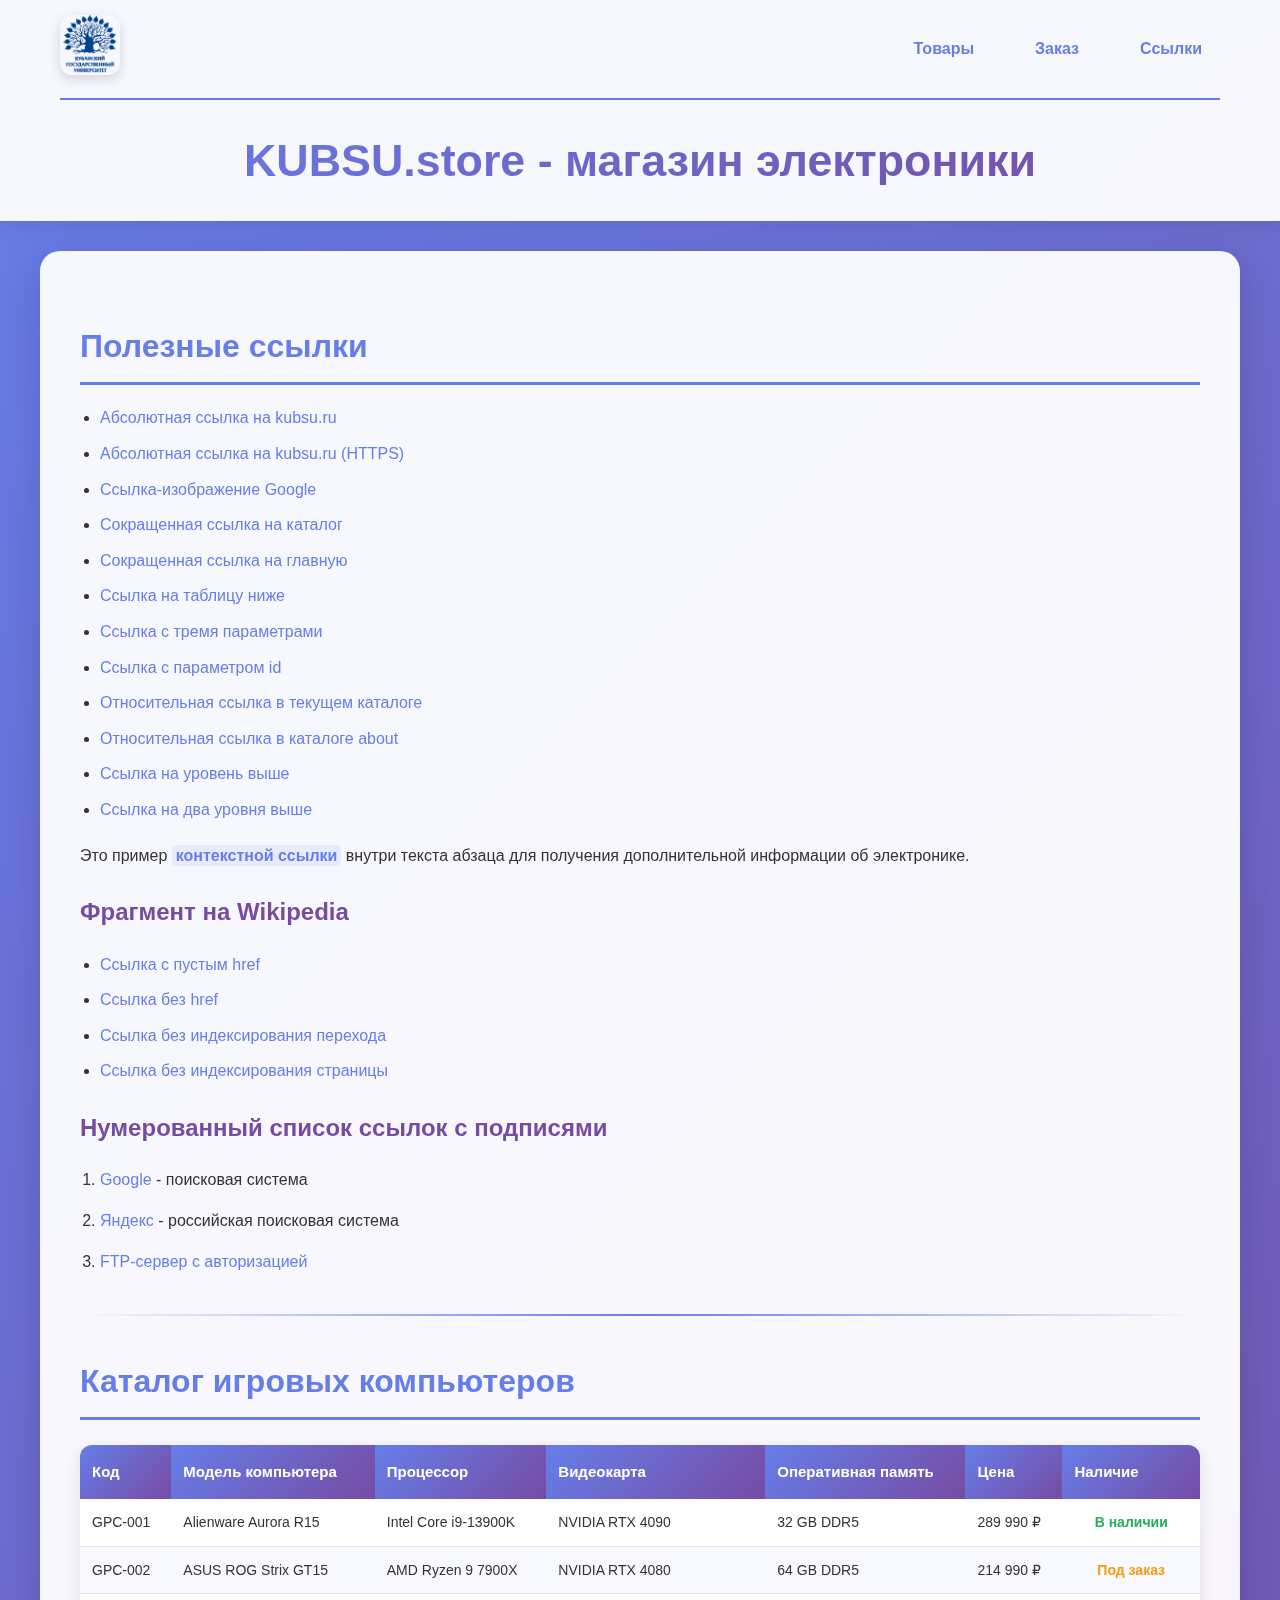
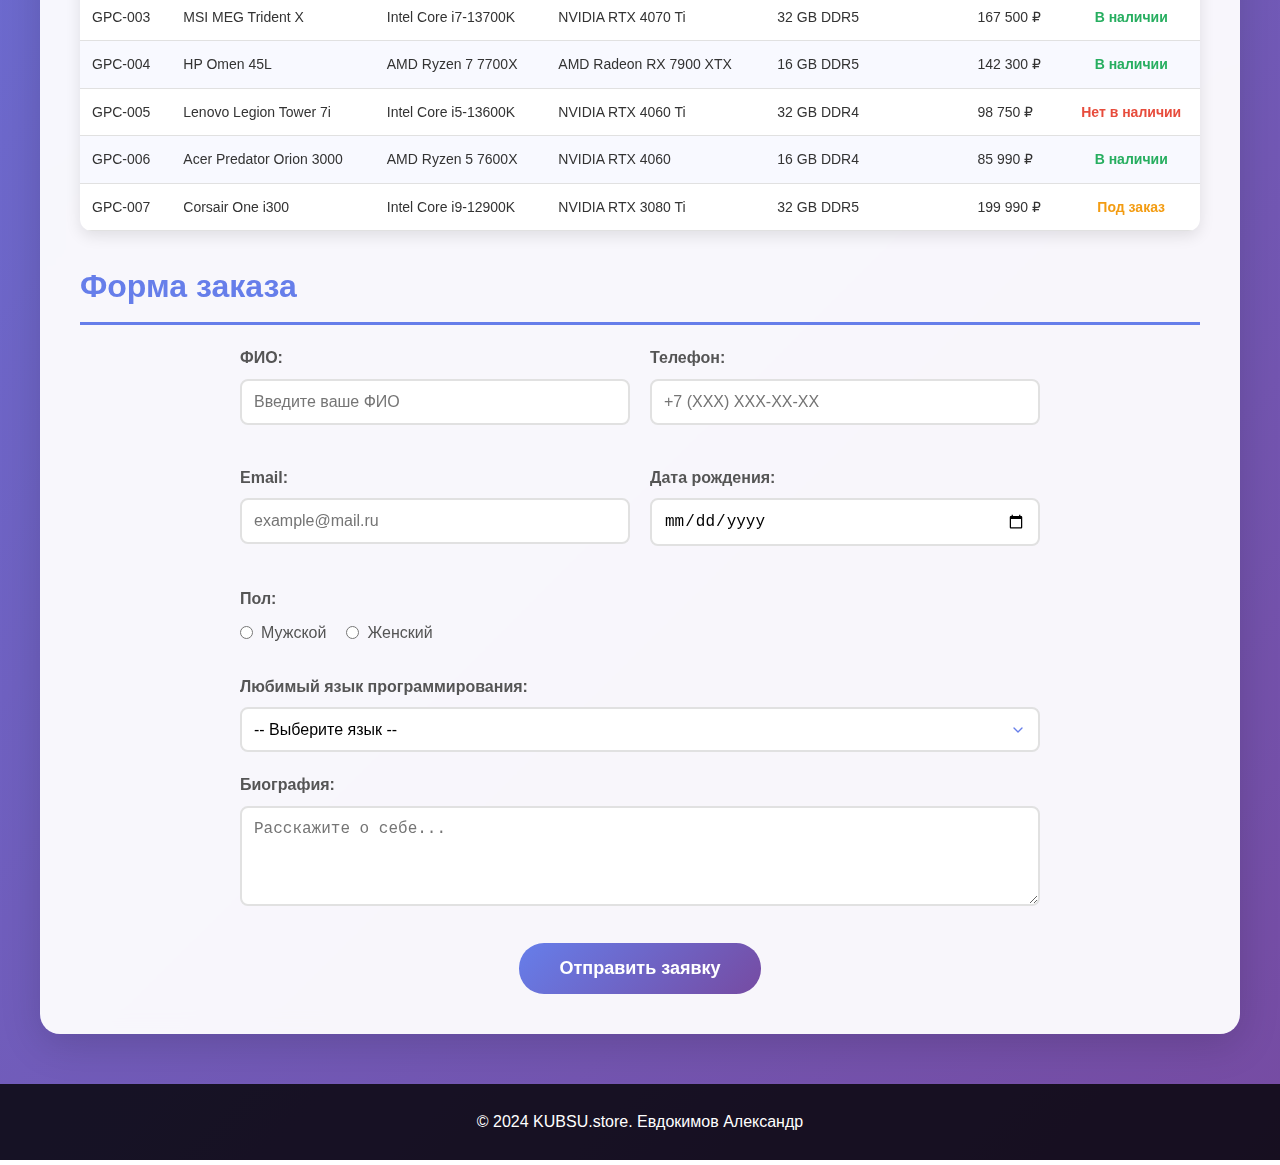
<file: WEB2/index.html>
<!DOCTYPE html>
<html lang="ru">
<head>
    <meta charset="UTF-8">
    <meta name="viewport" content="width=device-width, initial-scale=1.0">
    <title>KUBSU.store</title>
    <link rel="stylesheet" href="Style.css">
</head>
<body>
    <!-- Шапка с логотипом -->
    <header id="header">
        <div class="container">
            <div class="header-content">
                <div class="logo">
                    <img src=logo.png alt="KUBSU.store Logo" width="60" height="60">
                </div>
                <nav class="main-nav">
                    <a href="#products">Товары</a>
                    <a href="#form">Заказ</a>
                    <a href="#links">Ссылки</a>
                </nav>
            </div>
            <div class="site-title">
                <h1>KUBSU.store - магазин электроники</h1>
            </div>
        </div>
    </header>

    <div class="container main-content">
        <!-- Секция с гиперссылками -->
        <section id="links">
            <h2>Полезные ссылки</h2>
            <ul class="links-list">
                <li><a href="http://kubsu.ru">Абсолютная ссылка на kubsu.ru</a></li>
                <li><a href="https://kubsu.ru">Абсолютная ссылка на kubsu.ru (HTTPS)</a></li>
                <li><a href="https://www.google.com/images/branding/googlelogo/1x/googlelogo_color_272x92dp.png">Ссылка-изображение Google</a></li>
                <li><a href="/catalog">Сокращенная ссылка на каталог</a></li>
                <li><a href="/">Сокращенная ссылка на главную</a></li>
                <li><a href="#table">Ссылка на таблицу ниже</a></li>
                <li><a href="https://example.com?param1=value1&param2=value2&param3=value3">Ссылка с тремя параметрами</a></li>
                <li><a href="https://example.com?user_id=12345">Ссылка с параметром id</a></li>
                <li><a href="contacts.html">Относительная ссылка в текущем каталоге</a></li>
                <li><a href="about/company.html">Относительная ссылка в каталоге about</a></li>
                <li><a href="../page.html">Ссылка на уровень выше</a></li>
                <li><a href="../../page.html">Ссылка на два уровня выше</a></li>
            </ul>

            <p>Это пример <a href="https://ru.wikipedia.org/wiki/Электроника" class="context-link">контекстной ссылки</a> внутри текста абзаца для получения дополнительной информации об электронике.</p>

            <h3>Фрагмент на Wikipedia</h3>
            <ul class="special-links">
                <li><a href="">Ссылка с пустым href</a></li>
                <li><a>Ссылка без href</a></li>
                <li><a href="https://example.com" rel="nofollow">Ссылка без индексирования перехода</a></li>
                <li><a href="https://example.com" rel="noopener">Ссылка без индексирования страницы</a></li>
            </ul>

            <h3>Нумерованный список ссылок с подписями</h3>
            <ol class="numbered-links">
                <li><a href="https://google.com">Google</a> - поисковая система</li>
                <li><a href="https://yandex.ru">Яндекс</a> - российская поисковая система</li>
                <li><a href="ftp://example.com/file.txt">FTP-сервер с авторизацией</a></li>
            </ol>
        </section>

        <hr>

        <!-- Секция с таблицей -->
        <section id="table">
            <h2>Каталог игровых компьютеров</h2>
            <table class="products-table">
                <thead>
                    <tr>
                        <th>Код</th>
                        <th>Модель компьютера</th>
                        <th>Процессор</th>
                        <th>Видеокарта</th>
                        <th>Оперативная память</th>
                        <th>Цена</th>
                        <th>Наличие</th>
                    </tr>
                </thead>
                <tbody>
                    <tr>
                        <td>GPC-001</td>
                        <td>Alienware Aurora R15</td>
                        <td>Intel Core i9-13900K</td>
                        <td>NVIDIA RTX 4090</td>
                        <td>32 GB DDR5</td>
                        <td>289 990 ₽</td>
                        <td>В наличии</td>
                    </tr>
                    <tr>
                        <td>GPC-002</td>
                        <td>ASUS ROG Strix GT15</td>
                        <td>AMD Ryzen 9 7900X</td>
                        <td>NVIDIA RTX 4080</td>
                        <td>64 GB DDR5</td>
                        <td>214 990 ₽</td>
                        <td>Под заказ</td>
                    </tr>
                    <tr>
                        <td>GPC-003</td>
                        <td>MSI MEG Trident X</td>
                        <td>Intel Core i7-13700K</td>
                        <td>NVIDIA RTX 4070 Ti</td>
                        <td>32 GB DDR5</td>
                        <td>167 500 ₽</td>
                        <td>В наличии</td>
                    </tr>
                    <tr>
                        <td>GPC-004</td>
                        <td>HP Omen 45L</td>
                        <td>AMD Ryzen 7 7700X</td>
                        <td>AMD Radeon RX 7900 XTX</td>
                        <td>16 GB DDR5</td>
                        <td>142 300 ₽</td>
                        <td>В наличии</td>
                    </tr>
                    <tr>
                        <td>GPC-005</td>
                        <td>Lenovo Legion Tower 7i</td>
                        <td>Intel Core i5-13600K</td>
                        <td>NVIDIA RTX 4060 Ti</td>
                        <td>32 GB DDR4</td>
                        <td>98 750 ₽</td>
                        <td>Нет в наличии</td>
                    </tr>
                    <tr>
                        <td>GPC-006</td>
                        <td>Acer Predator Orion 3000</td>
                        <td>AMD Ryzen 5 7600X</td>
                        <td>NVIDIA RTX 4060</td>
                        <td>16 GB DDR4</td>
                        <td>85 990 ₽</td>
                        <td>В наличии</td>
                    </tr>
                    <tr>
                        <td>GPC-007</td>
                        <td>Corsair One i300</td>
                        <td>Intel Core i9-12900K</td>
                        <td>NVIDIA RTX 3080 Ti</td>
                        <td>32 GB DDR5</td>
                        <td>199 990 ₽</td>
                        <td>Под заказ</td>
                    </tr>
                </tbody>
            </table>
        </section>

        <!-- Секция с формой -->
        <section id="form">
            <h2>Форма заказа</h2>
            <form class="order-form">
                <div class="form-row">
                    <div class="form-group">
                        <label for="name">ФИО:</label>
                        <input type="text" id="name" name="name" placeholder="Введите ваше ФИО">
                    </div>
                    <div class="form-group">
                        <label for="phone">Телефон:</label>
                        <input type="tel" id="phone" name="phone" placeholder="+7 (XXX) XXX-XX-XX">
                    </div>
                </div>
                
                <div class="form-row">
                    <div class="form-group">
                        <label for="email">Email:</label>
                        <input type="email" id="email" name="email" placeholder="example@mail.ru">
                    </div>
                    <div class="form-group">
                        <label for="birthdate">Дата рождения:</label>
                        <input type="date" id="birthdate" name="birthdate">
                    </div>
                </div>

                <div class="form-group">
                    <label>Пол:</label>
                    <div class="radio-group">
                        <label>
                            <input type="radio" name="gender" value="male"> Мужской
                        </label>
                        <label>
                            <input type="radio" name="gender" value="female"> Женский
                        </label>
                    </div>
                </div>

                <div class="form-group">
                    <label for="programming-language">Любимый язык программирования:</label>
                    <select id="programming-language" name="programming-language" class="language-select">
                        <option value="">-- Выберите язык --</option>
                        <option value="python">Python</option>
                        <option value="cpp">C++</option>
                        <option value="javascript">JavaScript</option>
                        <option value="java">Java</option>
                        <option value="php">PHP</option>
                        <option value="csharp">C#</option>
                        <option value="ruby">Ruby</option>
                        <option value="go">Go</option>
                        <option value="rust">Rust</option>
                        <option value="swift">Swift</option>
                    </select>
                </div>

                <div class="form-group">
                    <label for="bio">Биография:</label>
                    <textarea id="bio" name="bio" rows="4" placeholder="Расскажите о себе..."></textarea>
                </div>

                <button type="submit" class="submit-btn">Отправить заявку</button>
            </form>
        </section>
    </div>

    <!-- Подвал -->
    <footer id="footer">
        <div class="container">
            <p>&copy; 2024 KUBSU.store. Евдокимов Александр</p>
        </div>
    </footer>
</body>
</html>
</file>
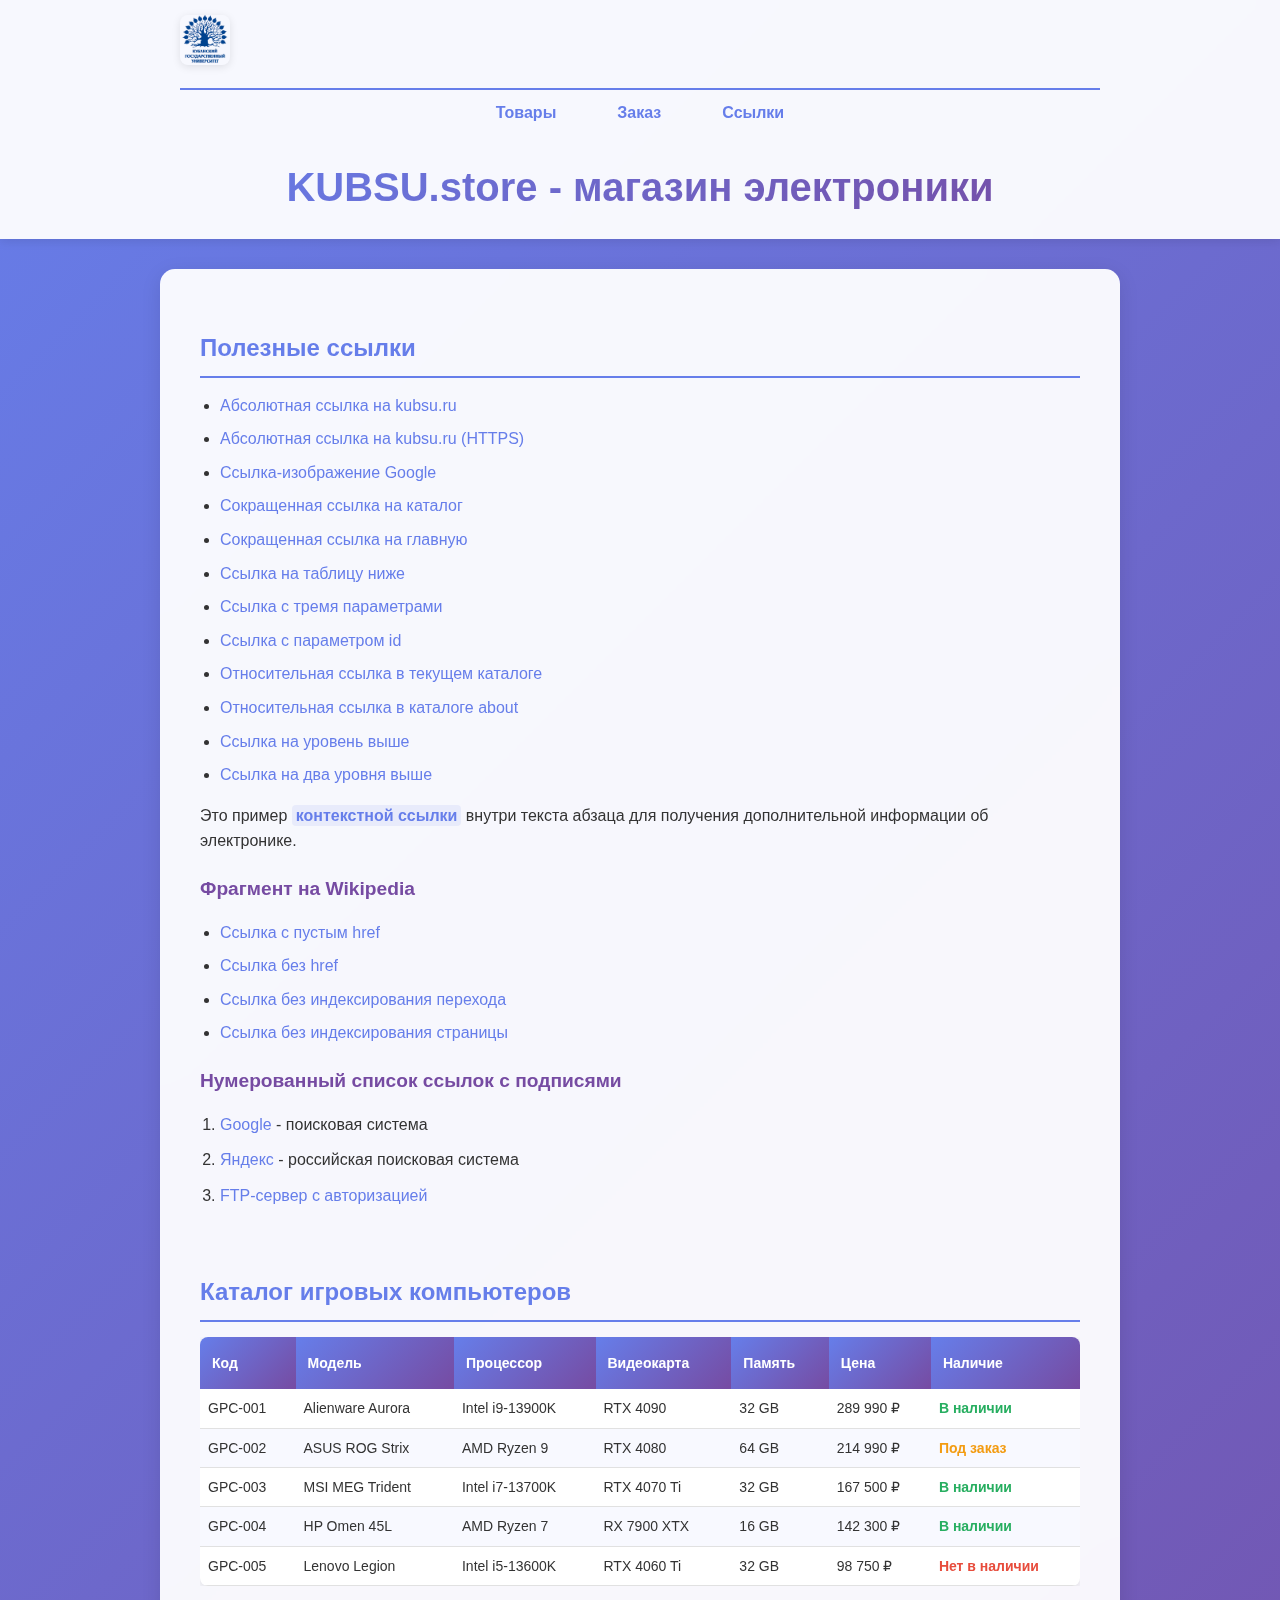
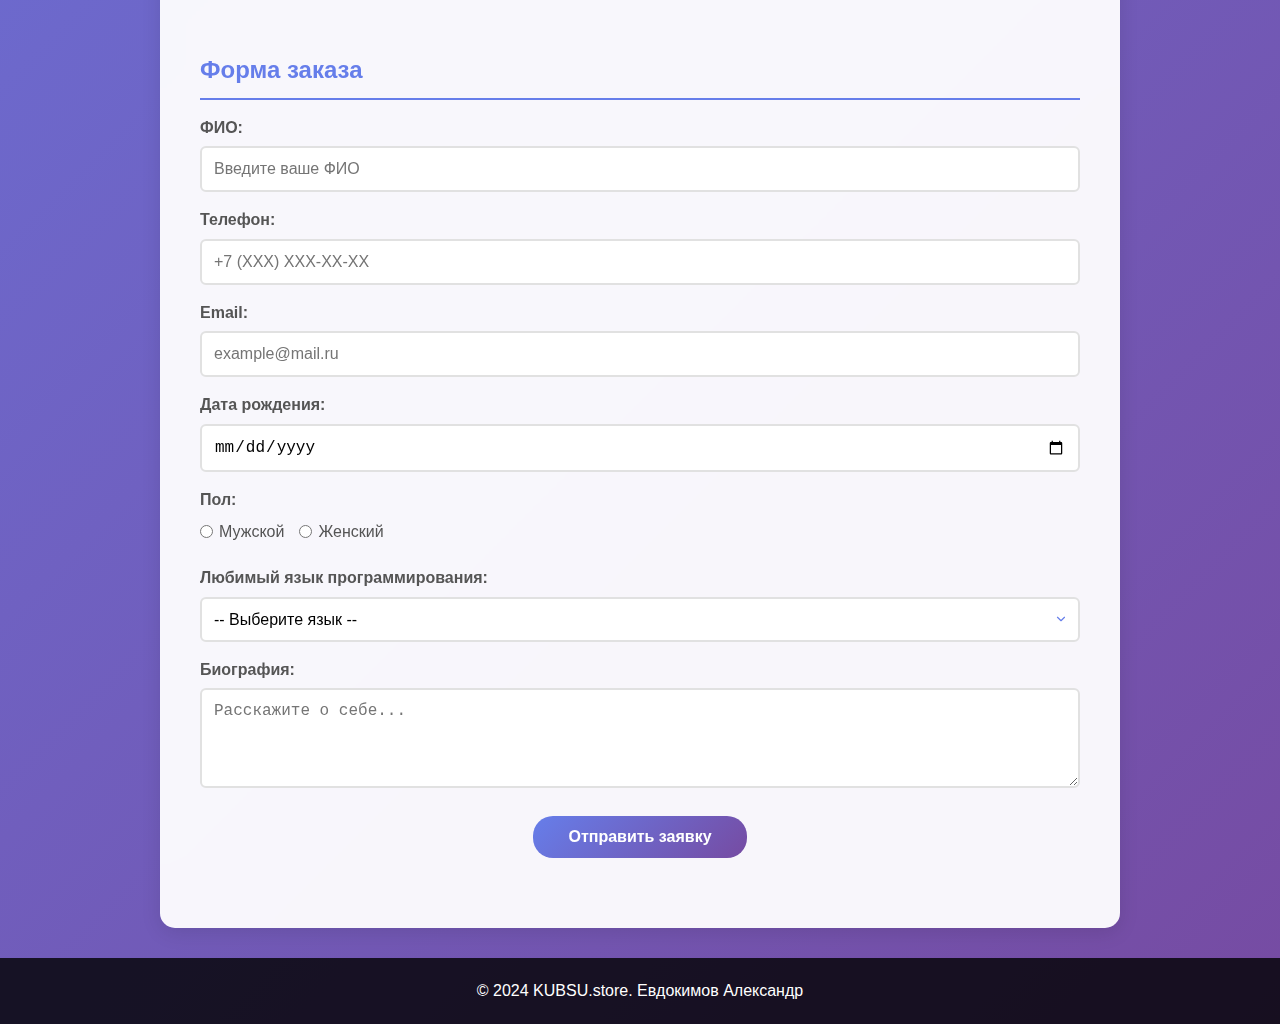
<file: WEB3/index.html>
<!DOCTYPE html>
<html lang="ru">
<head>
    <meta charset="UTF-8">
    <meta name="viewport" content="width=device-width, initial-scale=1.0">
    <title>KUBSU.store</title>
    <link rel="stylesheet" href="style.css">
</head>
<body>
    <!-- Шапка с логотипом -->
    <header id="header">
        <div class="container">
            <div class="header-content">
                <div class="site-title-mobile">
                    <h1>KUBSU.store</h1>
                </div>
                <div class="logo">
                    <img src=logo.png alt="KUBSU.store Logo" width="50" height="50">
                </div>
            </div>
            
            <!-- Навигация для мобильных -->
            <nav class="main-nav">
                <a href="#table">Товары</a>
                <a href="#form">Заказ</a>
                <a href="#links">Ссылки</a>
            </nav>

            <div class="site-title">
                <h1>KUBSU.store - магазин электроники</h1>
            </div>
        </div>
    </header>

    <div class="container main-content">
        <!-- Секция с таблицей (на мобильных будет выше) -->
        <section id="table" class="content-section">
            <h2>Каталог игровых компьютеров</h2>
            <div class="table-container">
                <table class="products-table">
                    <thead>
                        <tr>
                            <th>Код</th>
                            <th>Модель</th>
                            <th class="hide-mobile">Процессор</th>
                            <th class="hide-mobile">Видеокарта</th>
                            <th>Память</th>
                            <th>Цена</th>
                            <th>Наличие</th>
                        </tr>
                    </thead>
                    <tbody>
                        <tr>
                            <td>GPC-001</td>
                            <td>Alienware Aurora</td>
                            <td class="hide-mobile">Intel i9-13900K</td>
                            <td class="hide-mobile">RTX 4090</td>
                            <td>32 GB</td>
                            <td>289 990 ₽</td>
                            <td><span class="status-available">В наличии</span></td>
                        </tr>
                        <tr>
                            <td>GPC-002</td>
                            <td>ASUS ROG Strix</td>
                            <td class="hide-mobile">AMD Ryzen 9</td>
                            <td class="hide-mobile">RTX 4080</td>
                            <td>64 GB</td>
                            <td>214 990 ₽</td>
                            <td><span class="status-order">Под заказ</span></td>
                        </tr>
                        <tr>
                            <td>GPC-003</td>
                            <td>MSI MEG Trident</td>
                            <td class="hide-mobile">Intel i7-13700K</td>
                            <td class="hide-mobile">RTX 4070 Ti</td>
                            <td>32 GB</td>
                            <td>167 500 ₽</td>
                            <td><span class="status-available">В наличии</span></td>
                        </tr>
                        <tr>
                            <td>GPC-004</td>
                            <td>HP Omen 45L</td>
                            <td class="hide-mobile">AMD Ryzen 7</td>
                            <td class="hide-mobile">RX 7900 XTX</td>
                            <td>16 GB</td>
                            <td>142 300 ₽</td>
                            <td><span class="status-available">В наличии</span></td>
                        </tr>
                        <tr>
                            <td>GPC-005</td>
                            <td>Lenovo Legion</td>
                            <td class="hide-mobile">Intel i5-13600K</td>
                            <td class="hide-mobile">RTX 4060 Ti</td>
                            <td>32 GB</td>
                            <td>98 750 ₽</td>
                            <td><span class="status-unavailable">Нет в наличии</span></td>
                        </tr>
                    </tbody>
                </table>
            </div>
        </section>

        <!-- Секция с гиперссылками (на мобильных будет ниже) -->
        <section id="links" class="content-section">
            <h2>Полезные ссылки</h2>
            <ul class="links-list">
                <li><a href="http://kubsu.ru" target="_blank">Абсолютная ссылка на kubsu.ru</a></li>
                <li><a href="https://kubsu.ru" target="_blank">Абсолютная ссылка на kubsu.ru (HTTPS)</a></li>
                <li><a href="https://www.google.com/images/branding/googlelogo/1x/googlelogo_color_272x92dp.png" target="_blank">Ссылка-изображение Google</a></li>
                <li><a href="/catalog">Сокращенная ссылка на каталог</a></li>
                <li><a href="/">Сокращенная ссылка на главную</a></li>
                <li><a href="#table">Ссылка на таблицу ниже</a></li>
                <li><a href="https://example.com?param1=value1&param2=value2&param3=value3">Ссылка с тремя параметрами</a></li>
                <li><a href="https://example.com?user_id=12345">Ссылка с параметром id</a></li>
                <li><a href="contacts.html">Относительная ссылка в текущем каталоге</a></li>
                <li><a href="about/company.html">Относительная ссылка в каталоге about</a></li>
                <li><a href="../page.html">Ссылка на уровень выше</a></li>
                <li><a href="../../page.html">Ссылка на два уровня выше</a></li>
            </ul>

            <p>Это пример <a href="https://ru.wikipedia.org/wiki/Электроника" class="context-link">контекстной ссылки</a> внутри текста абзаца для получения дополнительной информации об электронике.</p>

            <h3>Фрагмент на Wikipedia</h3>
            <ul class="special-links">
                <li><a href="">Ссылка с пустым href</a></li>
                <li><a>Ссылка без href</a></li>
                <li><a href="https://example.com" rel="nofollow">Ссылка без индексирования перехода</a></li>
                <li><a href="https://example.com" rel="noopener">Ссылка без индексирования страницы</a></li>
            </ul>

            <h3>Нумерованный список ссылок с подписями</h3>
            <ol class="numbered-links">
                <li><a href="https://google.com">Google</a> - поисковая система</li>
                <li><a href="https://yandex.ru">Яндекс</a> - российская поисковая система</li>
                <li><a href="ftp://example.com/file.txt">FTP-сервер с авторизацией</a></li>
            </ol>
        </section>

        <!-- Секция с формой -->
        <section id="form" class="content-section">
            <h2>Форма заказа</h2>
            <form class="order-form">
                <div class="form-group">
                    <label for="name">ФИО:</label>
                    <input type="text" id="name" name="name" placeholder="Введите ваше ФИО">
                </div>

                <div class="form-group">
                    <label for="phone">Телефон:</label>
                    <input type="tel" id="phone" name="phone" placeholder="+7 (XXX) XXX-XX-XX">
                </div>
                
                <div class="form-group">
                    <label for="email">Email:</label>
                    <input type="email" id="email" name="email" placeholder="example@mail.ru">
                </div>

                <div class="form-group">
                    <label for="birthdate">Дата рождения:</label>
                    <input type="date" id="birthdate" name="birthdate">
                </div>

                <div class="form-group">
                    <label>Пол:</label>
                    <div class="radio-group">
                        <label>
                            <input type="radio" name="gender" value="male"> Мужской
                        </label>
                        <label>
                            <input type="radio" name="gender" value="female"> Женский
                        </label>
                    </div>
                </div>

                <div class="form-group">
                    <label for="programming-language">Любимый язык программирования:</label>
                    <select id="programming-language" name="programming-language" class="language-select">
                        <option value="">-- Выберите язык --</option>
                        <option value="python">Python</option>
                        <option value="cpp">C++</option>
                        <option value="javascript">JavaScript</option>
                        <option value="java">Java</option>
                        <option value="php">PHP</option>
                        <option value="csharp">C#</option>
                        <option value="ruby">Ruby</option>
                        <option value="go">Go</option>
                        <option value="rust">Rust</option>
                        <option value="swift">Swift</option>
                    </select>
                </div>

                <div class="form-group">
                    <label for="bio">Биография:</label>
                    <textarea id="bio" name="bio" rows="4" placeholder="Расскажите о себе..."></textarea>
                </div>

                <button type="submit" class="submit-btn">Отправить заявку</button>
            </form>
        </section>
    </div>

    <!-- Подвал -->
    <footer id="footer">
        <div class="container">
            <p>&copy; 2024 KUBSU.store. Евдокимов Александр</p>
        </div>
    </footer>
</body>
</html>
</file>
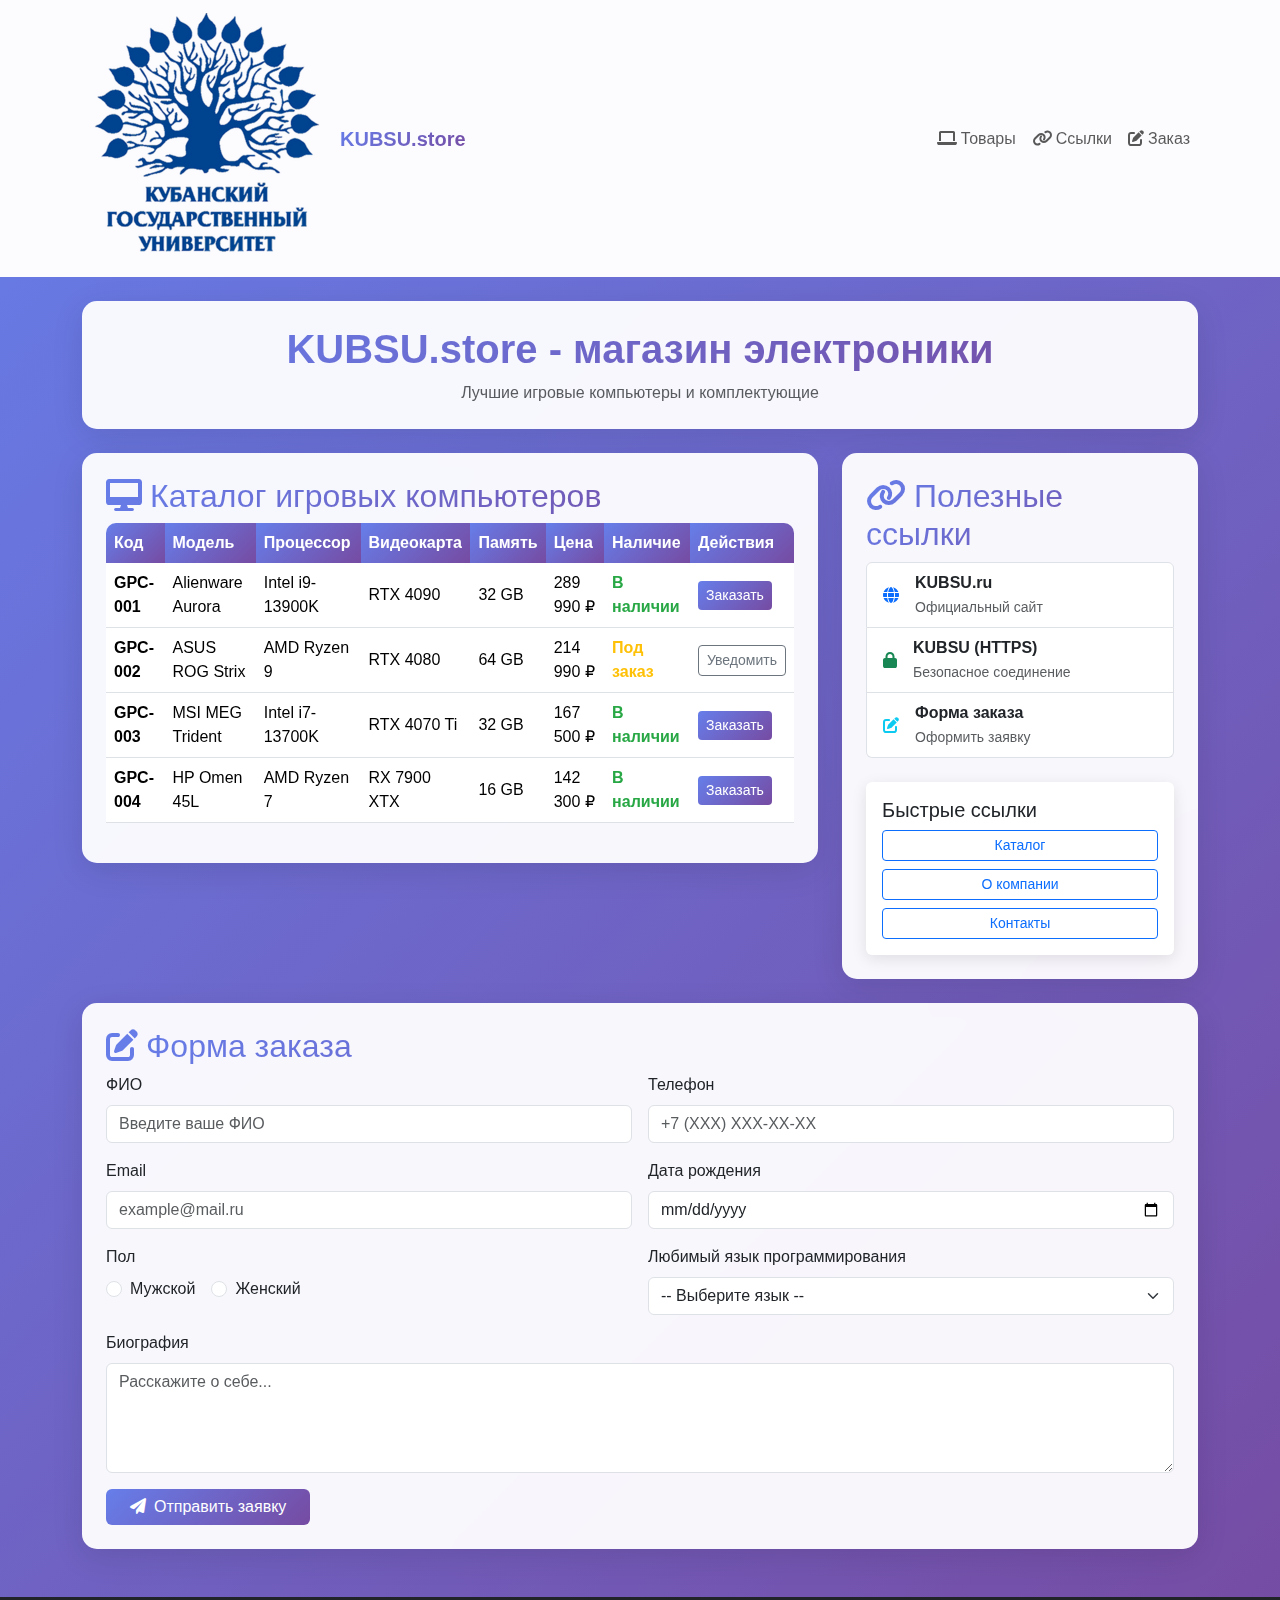
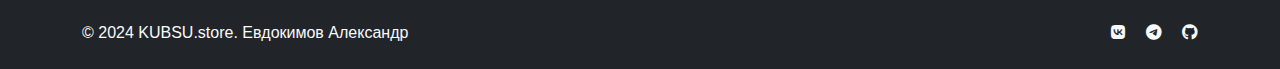
<file: WEB4/index.html>
<!DOCTYPE html>
<html lang="ru">
<head>
    <meta charset="UTF-8">
    <meta name="viewport" content="width=device-width, initial-scale=1.0">
    <title>KUBSU.store</title>
    <link href="https://cdn.jsdelivr.net/npm/bootstrap@5.3.0/dist/css/bootstrap.min.css" rel="stylesheet">
    <link rel="stylesheet" href="https://cdnjs.cloudflare.com/ajax/libs/font-awesome/6.0.0/css/all.min.css">
    <style>
        :root {
            --primary-color: #667eea;
            --secondary-color: #764ba2;
            --accent-color: #4A90E2;
        }
        
        body {
            font-family: 'Segoe UI', Tahoma, Geneva, Verdana, sans-serif;
            background: linear-gradient(135deg, var(--primary-color) 0%, var(--secondary-color) 100%);
            min-height: 100vh;
        }
        
        .glass-effect {
            background: rgba(255, 255, 255, 0.95);
            backdrop-filter: blur(10px);
            border-radius: 15px;
            box-shadow: 0 8px 32px rgba(0,0,0,0.1);
        }
        
        .nav-glass {
            background: rgba(255, 255, 255, 0.98) !important;
            backdrop-filter: blur(15px);
        }
        
        .gradient-text {
            background: linear-gradient(135deg, var(--primary-color), var(--secondary-color));
            -webkit-background-clip: text;
            -webkit-text-fill-color: transparent;
            background-clip: text;
        }
        
        .status-available { color: #28a745; font-weight: 600; }
        .status-order { color: #ffc107; font-weight: 600; }
        .status-unavailable { color: #dc3545; font-weight: 600; }
        
        .card-hover {
            transition: all 0.3s ease;
            border: none;
            box-shadow: 0 4px 15px rgba(0,0,0,0.1);
        }
        
        .card-hover:hover {
            transform: translateY(-5px);
            box-shadow: 0 8px 25px rgba(0,0,0,0.15);
        }
        
        .btn-gradient {
            background: linear-gradient(135deg, var(--primary-color), var(--secondary-color));
            border: none;
            color: white;
            transition: all 0.3s ease;
        }
        
        .btn-gradient:hover {
            transform: translateY(-2px);
            box-shadow: 0 6px 20px rgba(102, 126, 234, 0.4);
            color: white;
        }
        
        .table-responsive {
            border-radius: 10px;
            overflow: hidden;
        }
        
        .table th {
            background: linear-gradient(135deg, var(--primary-color), var(--secondary-color));
            color: white;
            border: none;
            font-weight: 600;
        }
        
        /* Mobile First стили */
        @media (max-width: 768px) {
            .mobile-order-1 { order: 1; }
            .mobile-order-2 { order: 2; }
            .mobile-order-3 { order: 3; }
            
            .section-title {
                font-size: 1.4rem;
                margin-bottom: 1rem;
            }
        }
        
        /* Анимации */
        .fade-in {
            animation: fadeIn 0.8s ease-in;
        }
        
        @keyframes fadeIn {
            from { opacity: 0; transform: translateY(20px); }
            to { opacity: 1; transform: translateY(0); }
        }
    </style>
</head>
<body>
    <!-- Навигация -->
    <nav class="navbar navbar-expand-lg navbar-light nav-glass sticky-top">
        <div class="container">
            <a class="navbar-brand d-flex align-items-center" href="#">
                <img src=logo.png alt="Logo" class="rounded me-2">
                <span class="gradient-text fw-bold">KUBSU.store</span>
            </a>
            
            <button class="navbar-toggler" type="button" data-bs-toggle="collapse" data-bs-target="#navbarNav">
                <span class="navbar-toggler-icon"></span>
            </button>
            
            <div class="collapse navbar-collapse" id="navbarNav">
                <ul class="navbar-nav ms-auto">
                    <li class="nav-item">
                        <a class="nav-link" href="#products"><i class="fas fa-laptop me-1"></i>Товары</a>
                    </li>
                    <li class="nav-item">
                        <a class="nav-link" href="#links"><i class="fas fa-link me-1"></i>Ссылки</a>
                    </li>
                    <li class="nav-item">
                        <a class="nav-link" href="#form"><i class="fas fa-edit me-1"></i>Заказ</a>
                    </li>
                </ul>
            </div>
        </div>
    </nav>

    <div class="container my-4">
        <!-- Заголовок -->
        <div class="row mb-4">
            <div class="col-12">
                <div class="glass-effect p-4 text-center fade-in">
                    <h1 class="gradient-text display-6 fw-bold">KUBSU.store - магазин электроники</h1>
                    <p class="text-muted mb-0">Лучшие игровые компьютеры и комплектующие</p>
                </div>
            </div>
        </div>

        <div class="row g-4">
            <!-- Таблица - занимает всю ширину на мобильных, 8 колонок на десктопе -->
            <div class="col-12 col-lg-8 mobile-order-2">
                <div class="glass-effect p-4 fade-in" id="products">
                    <h2 class="section-title gradient-text">
                        <i class="fas fa-desktop me-2"></i>Каталог игровых компьютеров
                    </h2>
                    <div class="table-responsive">
                        <table class="table table-hover align-middle">
                            <thead>
                                <tr>
                                    <th>Код</th>
                                    <th>Модель</th>
                                    <th class="d-none d-md-table-cell">Процессор</th>
                                    <th class="d-none d-lg-table-cell">Видеокарта</th>
                                    <th>Память</th>
                                    <th>Цена</th>
                                    <th>Наличие</th>
                                    <th>Действия</th>
                                </tr>
                            </thead>
                            <tbody>
                                <tr>
                                    <td><strong>GPC-001</strong></td>
                                    <td>Alienware Aurora</td>
                                    <td class="d-none d-md-table-cell">Intel i9-13900K</td>
                                    <td class="d-none d-lg-table-cell">RTX 4090</td>
                                    <td>32 GB</td>
                                    <td>289 990 ₽</td>
                                    <td><span class="status-available">В наличии</span></td>
                                    <td><button class="btn btn-gradient btn-sm">Заказать</button></td>
                                </tr>
                                <tr>
                                    <td><strong>GPC-002</strong></td>
                                    <td>ASUS ROG Strix</td>
                                    <td class="d-none d-md-table-cell">AMD Ryzen 9</td>
                                    <td class="d-none d-lg-table-cell">RTX 4080</td>
                                    <td>64 GB</td>
                                    <td>214 990 ₽</td>
                                    <td><span class="status-order">Под заказ</span></td>
                                    <td><button class="btn btn-outline-secondary btn-sm">Уведомить</button></td>
                                </tr>
                                <tr>
                                    <td><strong>GPC-003</strong></td>
                                    <td>MSI MEG Trident</td>
                                    <td class="d-none d-md-table-cell">Intel i7-13700K</td>
                                    <td class="d-none d-lg-table-cell">RTX 4070 Ti</td>
                                    <td>32 GB</td>
                                    <td>167 500 ₽</td>
                                    <td><span class="status-available">В наличии</span></td>
                                    <td><button class="btn btn-gradient btn-sm">Заказать</button></td>
                                </tr>
                                <tr>
                                    <td><strong>GPC-004</strong></td>
                                    <td>HP Omen 45L</td>
                                    <td class="d-none d-md-table-cell">AMD Ryzen 7</td>
                                    <td class="d-none d-lg-table-cell">RX 7900 XTX</td>
                                    <td>16 GB</td>
                                    <td>142 300 ₽</td>
                                    <td><span class="status-available">В наличии</span></td>
                                    <td><button class="btn btn-gradient btn-sm">Заказать</button></td>
                                </tr>
                            </tbody>
                        </table>
                    </div>
                </div>
            </div>

            <!-- Боковая панель с ссылками - на мобильных под таблицей, на десктопе справа -->
            <div class="col-12 col-lg-4 mobile-order-1">
                <div class="glass-effect p-4 fade-in" id="links">
                    <h2 class="section-title gradient-text">
                        <i class="fas fa-link me-2"></i>Полезные ссылки
                    </h2>
                    
                    <div class="list-group mb-4">
                        <a href="http://kubsu.ru" class="list-group-item list-group-item-action d-flex align-items-center">
                            <i class="fas fa-globe me-3 text-primary"></i>
                            <div>
                                <div class="fw-bold">KUBSU.ru</div>
                                <small class="text-muted">Официальный сайт</small>
                            </div>
                        </a>
                        <a href="https://kubsu.ru" class="list-group-item list-group-item-action d-flex align-items-center">
                            <i class="fas fa-lock me-3 text-success"></i>
                            <div>
                                <div class="fw-bold">KUBSU (HTTPS)</div>
                                <small class="text-muted">Безопасное соединение</small>
                            </div>
                        </a>
                        <a href="#form" class="list-group-item list-group-item-action d-flex align-items-center">
                            <i class="fas fa-edit me-3 text-info"></i>
                            <div>
                                <div class="fw-bold">Форма заказа</div>
                                <small class="text-muted">Оформить заявку</small>
                            </div>
                        </a>
                    </div>

                    <div class="card card-hover">
                        <div class="card-body">
                            <h5 class="card-title">Быстрые ссылки</h5>
                            <div class="d-grid gap-2">
                                <a href="/catalog" class="btn btn-outline-primary btn-sm">Каталог</a>
                                <a href="/about" class="btn btn-outline-primary btn-sm">О компании</a>
                                <a href="/contacts" class="btn btn-outline-primary btn-sm">Контакты</a>
                            </div>
                        </div>
                    </div>
                </div>
            </div>

            <!-- Форма - занимает всю ширину -->
            <div class="col-12 mobile-order-3">
                <div class="glass-effect p-4 fade-in" id="form">
                    <h2 class="section-title gradient-text">
                        <i class="fas fa-edit me-2"></i>Форма заказа
                    </h2>
                    
                    <form class="row g-3">
                        <div class="col-md-6">
                            <label class="form-label">ФИО</label>
                            <input type="text" class="form-control" placeholder="Введите ваше ФИО">
                        </div>
                        <div class="col-md-6">
                            <label class="form-label">Телефон</label>
                            <input type="tel" class="form-control" placeholder="+7 (XXX) XXX-XX-XX">
                        </div>
                        <div class="col-md-6">
                            <label class="form-label">Email</label>
                            <input type="email" class="form-control" placeholder="example@mail.ru">
                        </div>
                        <div class="col-md-6">
                            <label class="form-label">Дата рождения</label>
                            <input type="date" class="form-control">
                        </div>
                        
                        <div class="col-md-6">
                            <label class="form-label">Пол</label>
                            <div class="d-flex gap-3">
                                <div class="form-check">
                                    <input class="form-check-input" type="radio" name="gender" id="male">
                                    <label class="form-check-label" for="male">Мужской</label>
                                </div>
                                <div class="form-check">
                                    <input class="form-check-input" type="radio" name="gender" id="female">
                                    <label class="form-check-label" for="female">Женский</label>
                                </div>
                            </div>
                        </div>
                        
                        <div class="col-md-6">
                            <label class="form-label">Любимый язык программирования</label>
                            <select class="form-select">
                                <option selected>-- Выберите язык --</option>
                                <option value="python">Python</option>
                                <option value="cpp">C++</option>
                                <option value="javascript">JavaScript</option>
                                <option value="java">Java</option>
                                <option value="php">PHP</option>
                            </select>
                        </div>
                        
                        <div class="col-12">
                            <label class="form-label">Биография</label>
                            <textarea class="form-control" rows="4" placeholder="Расскажите о себе..."></textarea>
                        </div>
                        
                        <div class="col-12">
                            <button type="submit" class="btn btn-gradient px-4">
                                <i class="fas fa-paper-plane me-2"></i>Отправить заявку
                            </button>
                        </div>
                    </form>
                </div>
            </div>
        </div>
    </div>

    <!-- Футер -->
    <footer class="bg-dark text-light py-4 mt-5">
        <div class="container">
            <div class="row align-items-center">
                <div class="col-md-6 text-center text-md-start">
                    <p class="mb-0">&copy; 2024 KUBSU.store. Евдокимов Александр</p>
                </div>
                <div class="col-md-6 text-center text-md-end">
                    <div class="social-links">
                        <a href="#" class="text-light me-3"><i class="fab fa-vk"></i></a>
                        <a href="#" class="text-light me-3"><i class="fab fa-telegram"></i></a>
                        <a href="#" class="text-light"><i class="fab fa-github"></i></a>
                    </div>
                </div>
            </div>
        </div>
    </footer>

    <script src="https://cdn.jsdelivr.net/npm/bootstrap@5.3.0/dist/js/bootstrap.bundle.min.js"></script>
</body>
</html>
</file>
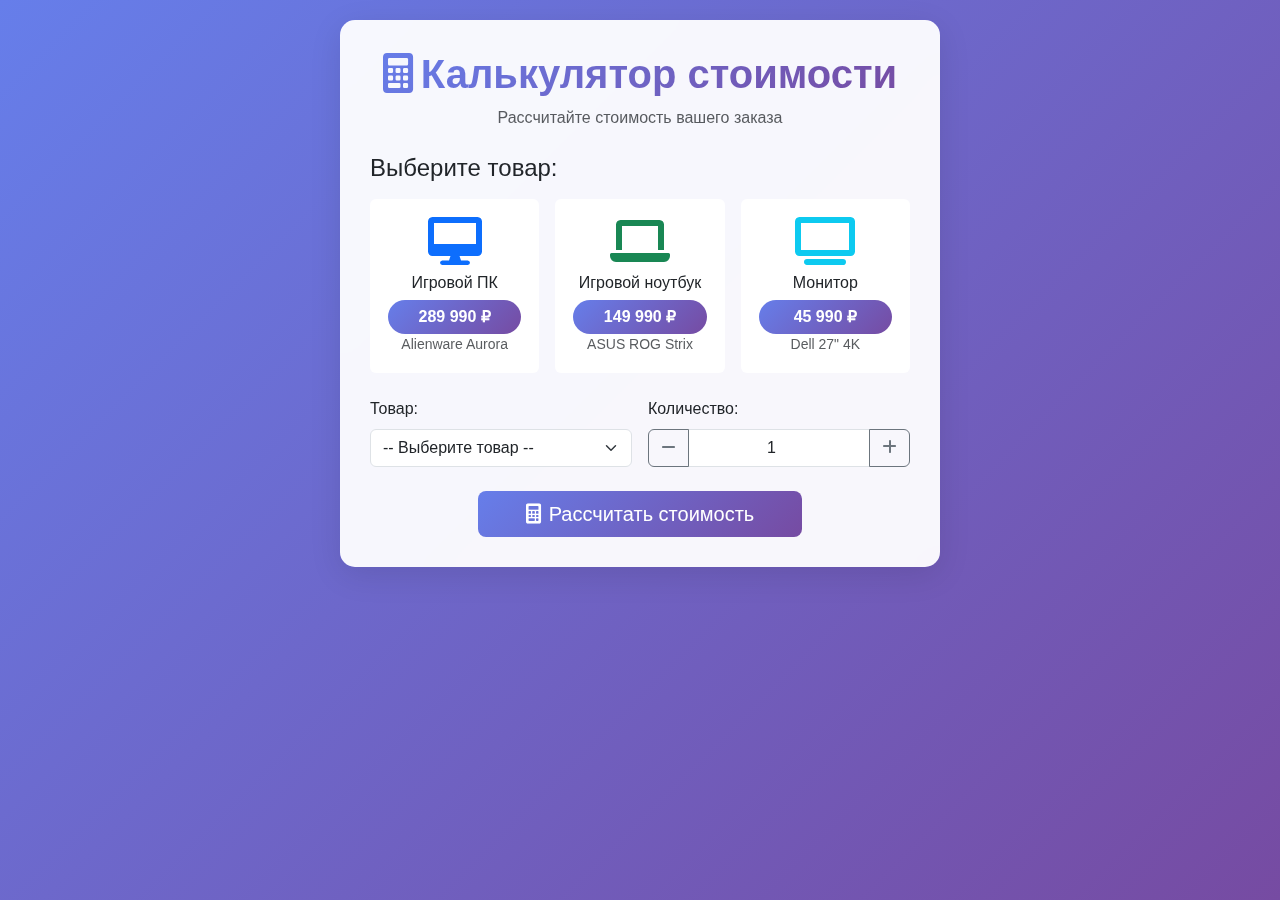
<file: WEB5/index.html>
<!DOCTYPE html>
<html lang="ru">
<head>
    <meta charset="UTF-8">
    <meta name="viewport" content="width=device-width, initial-scale=1.0">
    <title>Калькулятор стоимости - KUBSU.store</title>
    <link href="https://cdn.jsdelivr.net/npm/bootstrap@5.3.0/dist/css/bootstrap.min.css" rel="stylesheet">
    <link rel="stylesheet" href="https://cdnjs.cloudflare.com/ajax/libs/font-awesome/6.0.0/css/all.min.css">
    <style>
        :root {
            --primary-color: #667eea;
            --secondary-color: #764ba2;
        }
        
        body {
            font-family: 'Segoe UI', Tahoma, Geneva, Verdana, sans-serif;
            background: linear-gradient(135deg, var(--primary-color) 0%, var(--secondary-color) 100%);
            min-height: 100vh;
            padding: 20px;
        }
        
        .calculator-container {
            background: rgba(255, 255, 255, 0.95);
            backdrop-filter: blur(10px);
            border-radius: 15px;
            box-shadow: 0 8px 32px rgba(0,0,0,0.1);
            padding: 30px;
            max-width: 600px;
            margin: 0 auto;
        }
        
        .gradient-text {
            background: linear-gradient(135deg, var(--primary-color), var(--secondary-color));
            -webkit-background-clip: text;
            -webkit-text-fill-color: transparent;
            background-clip: text;
        }
        
        .btn-gradient {
            background: linear-gradient(135deg, var(--primary-color), var(--secondary-color));
            border: none;
            color: white;
            transition: all 0.3s ease;
        }
        
        .btn-gradient:hover {
            transform: translateY(-2px);
            box-shadow: 0 6px 20px rgba(102, 126, 234, 0.4);
            color: white;
        }
        
        .result-card {
            background: linear-gradient(135deg, #f8f9ff, #e8ecff);
            border: 2px solid #667eea;
            border-radius: 10px;
            padding: 20px;
            margin-top: 20px;
            display: none;
        }
        
        .product-card {
            border: 2px solid transparent;
            transition: all 0.3s ease;
            cursor: pointer;
        }
        
        .product-card:hover {
            border-color: var(--primary-color);
            transform: translateY(-2px);
        }
        
        .product-card.selected {
            border-color: var(--primary-color);
            background-color: #f8f9ff;
        }
        
        .price-tag {
            background: linear-gradient(135deg, var(--primary-color), var(--secondary-color));
            color: white;
            padding: 5px 15px;
            border-radius: 20px;
            font-weight: bold;
        }
    </style>
</head>
<body>
    <div class="calculator-container">
        <div class="text-center mb-4">
            <h1 class="gradient-text fw-bold">
                <i class="fas fa-calculator me-2"></i>Калькулятор стоимости
            </h1>
            <p class="text-muted">Рассчитайте стоимость вашего заказа</p>
        </div>

        <!-- Выбор товара -->
        <div class="mb-4">
            <h4 class="mb-3">Выберите товар:</h4>
            <div class="row g-3" id="productSelection">
                <div class="col-md-4">
                    <div class="card product-card text-center p-3" data-product="gaming-pc" data-price="289990">
                        <i class="fas fa-desktop fa-3x text-primary mb-2"></i>
                        <h6>Игровой ПК</h6>
                        <div class="price-tag">289 990 ₽</div>
                        <small class="text-muted">Alienware Aurora</small>
                    </div>
                </div>
                <div class="col-md-4">
                    <div class="card product-card text-center p-3" data-product="laptop" data-price="149990">
                        <i class="fas fa-laptop fa-3x text-success mb-2"></i>
                        <h6>Игровой ноутбук</h6>
                        <div class="price-tag">149 990 ₽</div>
                        <small class="text-muted">ASUS ROG Strix</small>
                    </div>
                </div>
                <div class="col-md-4">
                    <div class="card product-card text-center p-3" data-product="monitor" data-price="45990">
                        <i class="fas fa-tv fa-3x text-info mb-2"></i>
                        <h6>Монитор</h6>
                        <div class="price-tag">45 990 ₽</div>
                        <small class="text-muted">Dell 27" 4K</small>
                    </div>
                </div>
            </div>
        </div>

        <!-- Форма ввода -->
        <div class="row g-3">
            <div class="col-md-6">
                <label for="productSelect" class="form-label">Товар:</label>
                <select class="form-select" id="productSelect">
                    <option value="" selected disabled>-- Выберите товар --</option>
                    <option value="289990">Игровой ПК - 289 990 ₽</option>
                    <option value="149990">Игровой ноутбук - 149 990 ₽</option>
                    <option value="45990">Монитор - 45 990 ₽</option>
                    <option value="25990">Клавиатура - 25 990 ₽</option>
                    <option value="15990">Мышь - 15 990 ₽</option>
                </select>
            </div>
            
            <div class="col-md-6">
                <label for="quantity" class="form-label">Количество:</label>
                <div class="input-group">
                    <button class="btn btn-outline-secondary" type="button" id="decreaseBtn">
                        <i class="fas fa-minus"></i>
                    </button>
                    <input type="number" class="form-control text-center" id="quantity" value="1" min="1" max="100">
                    <button class="btn btn-outline-secondary" type="button" id="increaseBtn">
                        <i class="fas fa-plus"></i>
                    </button>
                </div>
            </div>
        </div>

        <!-- Кнопка расчета -->
        <div class="text-center mt-4">
            <button class="btn btn-gradient btn-lg px-5" id="calculateBtn">
                <i class="fas fa-calculator me-2"></i>Рассчитать стоимость
            </button>
        </div>

        <!-- Результат -->
        <div class="result-card" id="resultCard">
            <div class="text-center">
                <h4 class="gradient-text mb-3">Стоимость заказа</h4>
                <div class="display-4 fw-bold text-primary mb-2" id="totalPrice">0 ₽</div>
                <p class="text-muted" id="orderDetails">Выбран: ... | Количество: ...</p>
                <div class="alert alert-info mt-3">
                    <i class="fas fa-info-circle me-2"></i>
                    <small>Стоимость рассчитана с учетом выбранного товара и количества</small>
                </div>
            </div>
        </div>


    <script>
        document.addEventListener('DOMContentLoaded', function() {
            // Элементы DOM
            const productSelect = document.getElementById('productSelect');
            const quantityInput = document.getElementById('quantity');
            const decreaseBtn = document.getElementById('decreaseBtn');
            const increaseBtn = document.getElementById('increaseBtn');
            const calculateBtn = document.getElementById('calculateBtn');
            const resultCard = document.getElementById('resultCard');
            const totalPrice = document.getElementById('totalPrice');
            const orderDetails = document.getElementById('orderDetails');
            const productCards = document.querySelectorAll('.product-card');

            // Выбор товара через карточки
            productCards.forEach(card => {
                card.addEventListener('click', function() {
                    // Убираем выделение со всех карточек
                    productCards.forEach(c => c.classList.remove('selected'));
                    // Добавляем выделение текущей карточке
                    this.classList.add('selected');
                    
                    // Устанавливаем выбранный товар в select
                    const price = this.getAttribute('data-price');
                    const productName = this.querySelector('h6').textContent;
                    
                    // Находим соответствующий option в select
                    for (let option of productSelect.options) {
                        if (option.value === price) {
                            productSelect.value = price;
                            break;
                        }
                    }
                });
            });

            // Управление количеством
            decreaseBtn.addEventListener('click', function() {
                let quantity = parseInt(quantityInput.value);
                if (quantity > 1) {
                    quantityInput.value = quantity - 1;
                }
            });

            increaseBtn.addEventListener('click', function() {
                let quantity = parseInt(quantityInput.value);
                if (quantity < 100) {
                    quantityInput.value = quantity + 1;
                }
            });

            // Валидация ввода количества
            quantityInput.addEventListener('input', function() {
                let value = parseInt(this.value);
                if (isNaN(value) || value < 1) {
                    this.value = 1;
                } else if (value > 100) {
                    this.value = 100;
                }
            });

            // Расчет стоимости
            calculateBtn.addEventListener('click', function() {
                const selectedPrice = parseFloat(productSelect.value);
                const quantity = parseInt(quantityInput.value);
                
                if (!selectedPrice) {
                    alert('Пожалуйста, выберите товар!');
                    return;
                }

                if (isNaN(quantity) || quantity < 1) {
                    alert('Пожалуйста, введите корректное количество!');
                    return;
                }

                // Расчет общей стоимости
                const total = selectedPrice * quantity;
                
                // Форматирование числа с пробелами
                const formattedTotal = total.toLocaleString('ru-RU');
                
                // Получаем название выбранного товара
                const selectedOption = productSelect.options[productSelect.selectedIndex];
                const productName = selectedOption.text.split(' - ')[0];
                
                // Обновляем интерфейс
                totalPrice.textContent = `${formattedTotal} ₽`;
                orderDetails.textContent = `Выбран: ${productName} | Количество: ${quantity} шт.`;
                
                // Показываем результат с анимацией
                resultCard.style.display = 'block';
                resultCard.style.animation = 'fadeIn 0.5s ease-in';
                
                // Добавляем визуальный эффект
                resultCard.classList.add('animate__animated', 'animate__fadeInUp');
            });

            // Автоматический расчет при изменении значений
            productSelect.addEventListener('change', calculateIfReady);
            quantityInput.addEventListener('change', calculateIfReady);

            function calculateIfReady() {
                const selectedPrice = parseFloat(productSelect.value);
                const quantity = parseInt(quantityInput.value);
                
                if (selectedPrice && quantity && quantity > 0 && resultCard.style.display === 'block') {
                    calculateBtn.click();
                }
            }

            // Анимация появления
            const elements = document.querySelectorAll('.calculator-container > *');
            elements.forEach((element, index) => {
                element.style.animation = `fadeIn 0.5s ease-in ${index * 0.1}s both`;
            });
        });

        
    </script>
</body>
</html>
</file>
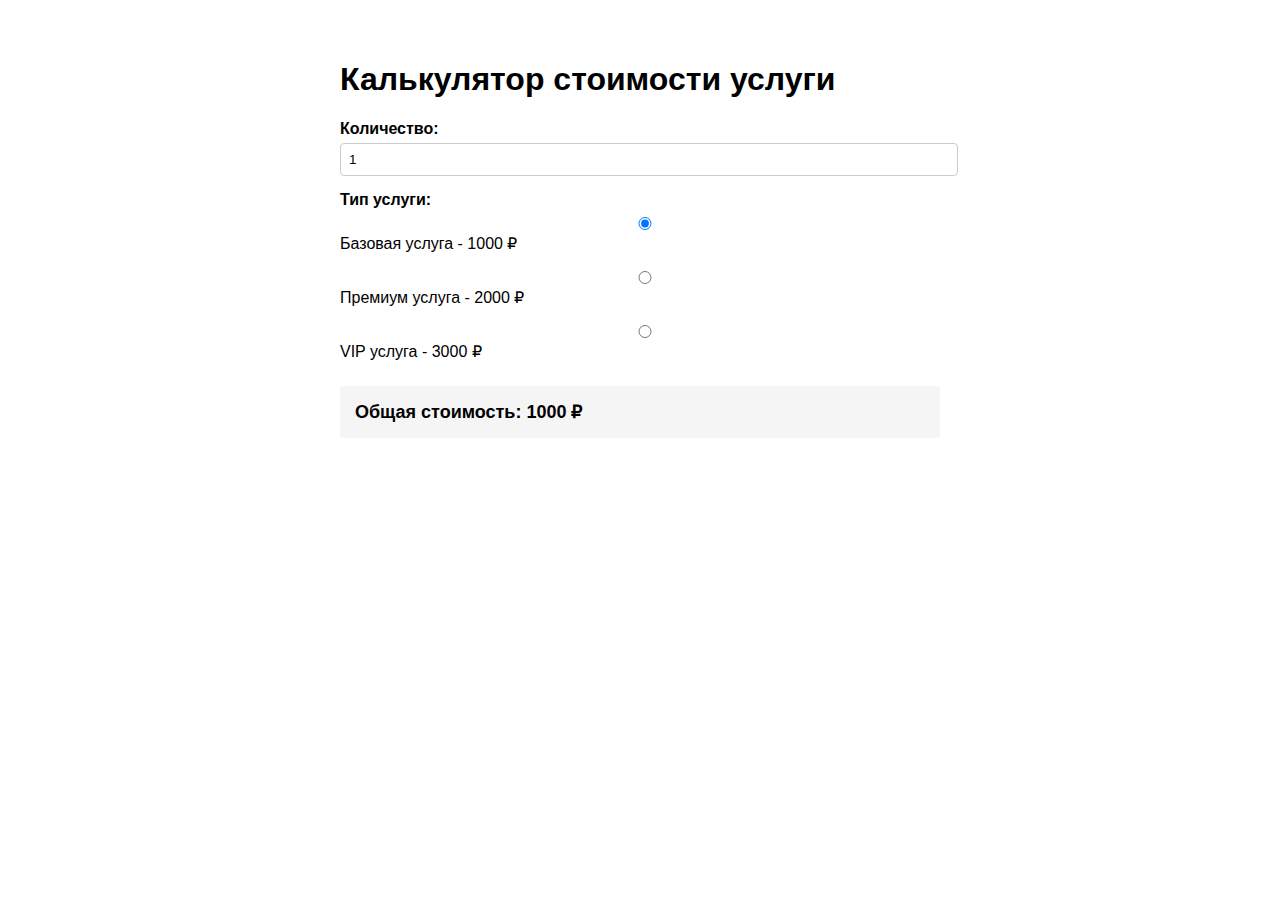
<file: WEB6/index.html>
<!DOCTYPE html>
<html lang="ru">
<head>
    <meta charset="UTF-8">
    <meta name="viewport" content="width=device-width, initial-scale=1.0">
    <title>Калькулятор стоимости услуги</title>
    <style>
        body {
            font-family: Arial, sans-serif;
            max-width: 600px;
            margin: 20px auto;
            padding: 20px;
        }
        .form-group {
            margin-bottom: 15px;
        }
        label {
            display: block;
            margin-bottom: 5px;
            font-weight: bold;
        }
        input, select {
            padding: 8px;
            width: 100%;
            border: 1px solid #ccc;
            border-radius: 4px;
        }
        .radio-group {
            display: flex;
            flex-direction: column;
            gap: 10px;
        }
        .radio-group label {
            font-weight: normal;
        }
        .result {
            margin-top: 20px;
            padding: 15px;
            background-color: #f5f5f5;
            border-radius: 4px;
            font-size: 18px;
            font-weight: bold;
        }
        .hidden {
            display: none;
        }
    </style>
</head>
<body>
    <h1>Калькулятор стоимости услуги</h1>
    
    <div class="form-group">
        <label for="quantity">Количество:</label>
        <input type="number" id="quantity" value="1" min="1">
    </div>

    <div class="form-group">
        <label>Тип услуги:</label>
        <div class="radio-group">
            <label>
                <input type="radio" name="serviceType" value="basic" checked> 
                Базовая услуга - 1000 ₽
            </label>
            <label>
                <input type="radio" name="serviceType" value="premium"> 
                Премиум услуга - 2000 ₽
            </label>
            <label>
                <input type="radio" name="serviceType" value="vip"> 
                VIP услуга - 3000 ₽
            </label>
        </div>
    </div>

    <div class="form-group hidden" id="optionsGroup">
        <label for="options">Опция услуги:</label>
        <select id="options">
            <option value="standard">Стандартная опция (+0 ₽)</option>
            <option value="express">Экспресс опция (+500 ₽)</option>
            <option value="priority">Приоритетная опция (+1000 ₽)</option>
        </select>
    </div>

    <div class="form-group hidden" id="propertyGroup">
        <label>
            <input type="checkbox" id="property"> 
            Дополнительное свойство (+1000 ₽)
        </label>
    </div>

    <div class="result" id="result">
        Общая стоимость: 1000 ₽
    </div>

    <script>
        // Базовая стоимость для каждого типа услуги
        const basePrices = {
            basic: 1000,
            premium: 2000,
            vip: 3000
        };

        // Дополнительные стоимости для опций
        const optionPrices = {
            standard: 0,
            express: 500,
            priority: 1000
        };

        // Элементы DOM
        const quantityInput = document.getElementById('quantity');
        const serviceTypeRadios = document.querySelectorAll('input[name="serviceType"]');
        const optionsGroup = document.getElementById('optionsGroup');
        const optionsSelect = document.getElementById('options');
        const propertyGroup = document.getElementById('propertyGroup');
        const propertyCheckbox = document.getElementById('property');
        const resultElement = document.getElementById('result');

        // Функция расчета стоимости
        function calculateTotal() {
            const quantity = parseInt(quantityInput.value) || 1;
            const selectedService = document.querySelector('input[name="serviceType"]:checked').value;
            
            let total = basePrices[selectedService] * quantity;
            
            // Добавляем стоимость опции для premium услуги
            if (selectedService === 'premium') {
                const selectedOption = optionsSelect.value;
                total += optionPrices[selectedOption] * quantity;
            }
            
            // Добавляем стоимость свойства для vip услуги
            if (selectedService === 'vip' && propertyCheckbox.checked) {
                total += 1000 * quantity;
            }
            
            resultElement.textContent = `Общая стоимость: ${total} ₽`;
        }

        // Функция обновления видимости элементов
        function updateVisibility() {
            const selectedService = document.querySelector('input[name="serviceType"]:checked').value;
            
            // Скрываем все дополнительные элементы
            optionsGroup.classList.add('hidden');
            propertyGroup.classList.add('hidden');
            
            // Показываем нужные элементы в зависимости от типа услуги
            if (selectedService === 'premium') {
                optionsGroup.classList.remove('hidden');
            } else if (selectedService === 'vip') {
                propertyGroup.classList.remove('hidden');
            }
        }

        // Обработчики событий
        quantityInput.addEventListener('input', calculateTotal);
        
        serviceTypeRadios.forEach(radio => {
            radio.addEventListener('change', function() {
                updateVisibility();
                calculateTotal();
            });
        });
        
        optionsSelect.addEventListener('change', calculateTotal);
        propertyCheckbox.addEventListener('change', calculateTotal);

        // Инициализация
        updateVisibility();
        calculateTotal();
    </script>
</body>
</html>
</file>
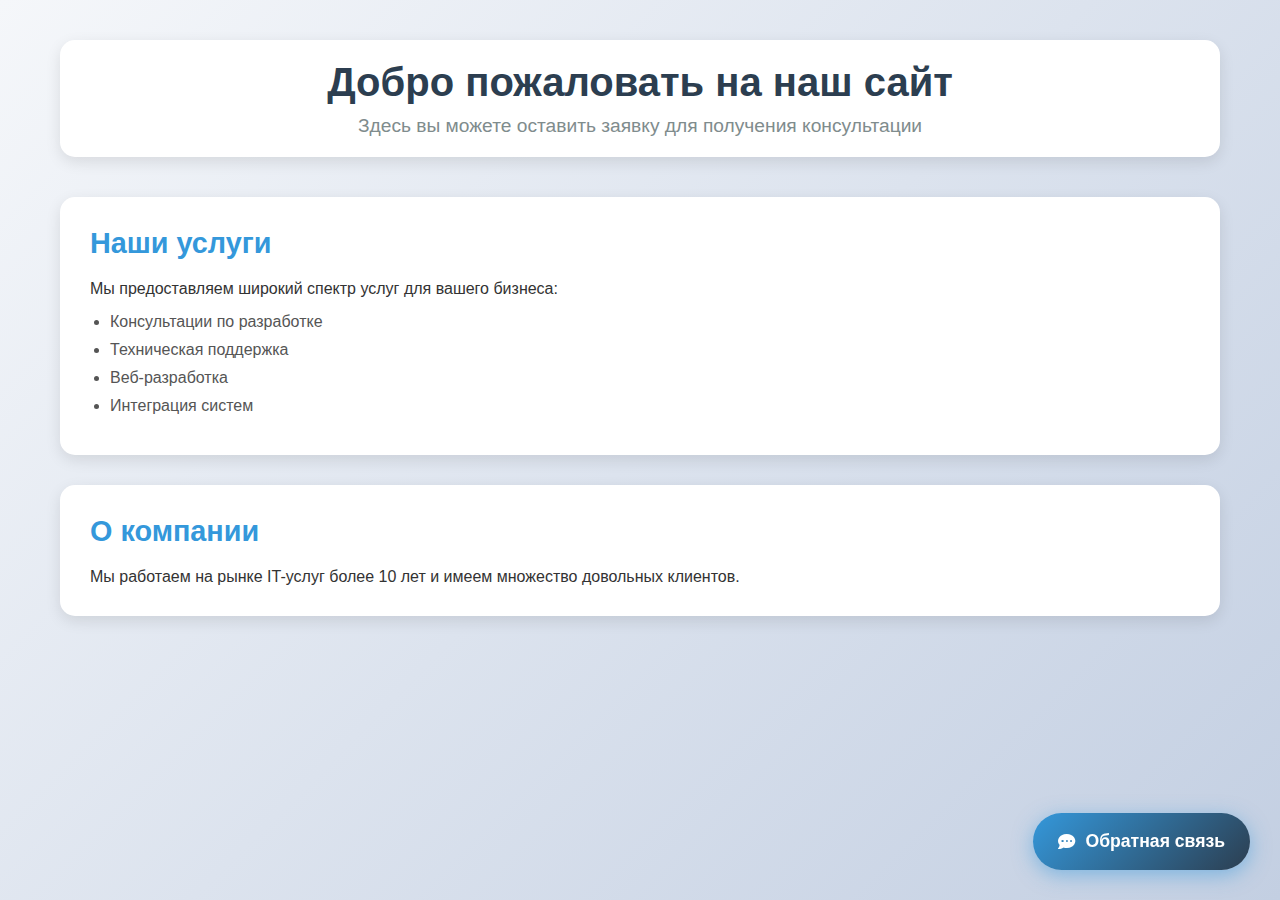
<file: WEB8/index.html>
<!DOCTYPE html>
<html lang="ru">
<head>
    <meta charset="UTF-8">
    <meta name="viewport" content="width=device-width, initial-scale=1.0">
    <title>Форма обратной связи</title>
    <link rel="stylesheet" href="style.css">
    <link rel="stylesheet" href="https://cdnjs.cloudflare.com/ajax/libs/font-awesome/6.4.0/css/all.min.css">
</head>
<body>
<!-- Основной контент страницы -->
<div class="container">
    <header>
        <h1>Добро пожаловать на наш сайт</h1>
        <p>Здесь вы можете оставить заявку для получения консультации</p>
    </header>

    <main>
        <section class="content">
            <h2>Наши услуги</h2>
            <p>Мы предоставляем широкий спектр услуг для вашего бизнеса:</p>
            <ul>
                <li>Консультации по разработке</li>
                <li>Техническая поддержка</li>
                <li>Веб-разработка</li>
                <li>Интеграция систем</li>
            </ul>
        </section>

        <section class="content">
            <h2>О компании</h2>
            <p>Мы работаем на рынке IT-услуг более 10 лет и имеем множество довольных клиентов.</p>
        </section>
    </main>

    <!-- Кнопка для открытия формы -->
    <button id="openFormBtn" class="floating-btn">
        <i class="fas fa-comment-dots"></i> Обратная связь
    </button>
</div>

<!-- Модальное окно с формой -->
<div id="feedbackModal" class="modal">
    <div class="modal-content">
        <!-- Заголовок формы с кнопкой закрытия -->
        <div class="modal-header">
            <h2>Форма обратной связи</h2>
            <button id="closeModalBtn" class="close-btn" aria-label="Закрыть форму">
                <i class="fas fa-times"></i>
            </button>
        </div>

        <!-- Форма -->
        <form id="feedbackForm">
            <div class="form-group">
                <label for="fullName">
                    <i class="fas fa-user"></i> ФИО *
                </label>
                <input
                        type="text"
                        id="fullName"
                        name="fullName"
                        placeholder="Введите ваше полное имя"
                        required
                >
            </div>

            <div class="form-group">
                <label for="email">
                    <i class="fas fa-envelope"></i> Email *
                </label>
                <input
                        type="email"
                        id="email"
                        name="email"
                        placeholder="example@mail.ru"
                        required
                >
            </div>

            <div class="form-group">
                <label for="phone">
                    <i class="fas fa-phone"></i> Телефон *
                </label>
                <input
                        type="tel"
                        id="phone"
                        name="phone"
                        placeholder="+7 (999) 123-45-67"
                        required
                        pattern="^\+?[0-9\s\-\(\)]+$"
                >
            </div>

            <div class="form-group">
                <label for="organization">
                    <i class="fas fa-building"></i> Организация
                </label>
                <input
                        type="text"
                        id="organization"
                        name="organization"
                        placeholder="Название вашей организации"
                >
            </div>

            <div class="form-group">
                <label for="message">
                    <i class="fas fa-comment"></i> Сообщение *
                </label>
                <textarea
                        id="message"
                        name="message"
                        rows="5"
                        placeholder="Опишите ваш вопрос или предложение..."
                        required
                ></textarea>
            </div>

            <div class="form-group checkbox-group">
                <input
                        type="checkbox"
                        id="privacyPolicy"
                        name="privacyPolicy"
                        required
                >
                <label for="privacyPolicy">
                    Я соглашаюсь с
                    <a href="#" class="policy-link">политикой обработки персональных данных</a> *
                </label>
            </div>

            <div class="form-buttons">
                <button type="submit" class="submit-btn">
                    <i class="fas fa-paper-plane"></i> Отправить
                </button>
                <button type="reset" class="reset-btn" id="resetFormBtn">
                    <i class="fas fa-redo"></i> Очистить
                </button>
            </div>

            <div class="required-note">* Поля, обязательные для заполнения</div>
        </form>

        <!-- Сообщение об успешной отправке или ошибке -->
        <div id="messageContainer" class="message-container"></div>
    </div>
</div>

<script src="script.js"></script>
</body>
</html>
</file>
<file: WEB2/Style.css>
* {
    margin: 0;
    padding: 0;
    box-sizing: border-box;
}

body {
    font-family: 'Segoe UI', Tahoma, Geneva, Verdana, sans-serif;
    line-height: 1.6;
    color: #333;
    background: linear-gradient(135deg, #667eea 0%, #764ba2 100%);
    min-height: 100vh;
}

.container {
    max-width: 1200px;
    margin: 0 auto;
    padding: 0 20px;
}

/* Шапка */
#header {
    background: rgba(255, 255, 255, 0.95);
    backdrop-filter: blur(10px);
    box-shadow: 0 2px 20px rgba(0,0,0,0.1);
    position: sticky;
    top: 0;
    z-index: 1000;
}

.header-content {
    display: flex;
    justify-content: space-between;
    align-items: center;
    padding: 15px 0;
    border-bottom: 2px solid #667eea;
}

.logo img {
    border-radius: 12px;
    box-shadow: 0 4px 12px rgba(0,0,0,0.15);
    transition: transform 0.3s ease;
}

.logo img:hover {
    transform: scale(1.05);
}

.main-nav {
    display: flex;
    gap: 25px;
}

.main-nav a {
    color: #667eea;
    text-decoration: none;
    font-weight: 600;
    padding: 8px 16px;
    border-radius: 25px;
    transition: all 0.3s ease;
    border: 2px solid transparent;
}

.main-nav a:hover {
    background: #667eea;
    color: white;
    border-color: #667eea;
}

.site-title {
    text-align: center;
    padding: 25px 0;
}

.site-title h1 {
    font-size: 2.8em;
    background: linear-gradient(135deg, #667eea, #764ba2);
    -webkit-background-clip: text;
    -webkit-text-fill-color: transparent;
    font-weight: 700;
}

/* Основной контент */
.main-content {
    background: rgba(255, 255, 255, 0.95);
    backdrop-filter: blur(10px);
    border-radius: 20px;
    margin: 30px auto;
    padding: 40px;
    box-shadow: 0 10px 40px rgba(0,0,0,0.15);
}

/* Ссылки */
.links-list, .special-links, .numbered-links {
    margin: 20px 0;
    padding-left: 20px;
}

.links-list li, .special-links li {
    margin: 10px 0;
}

.numbered-links li {
    margin: 15px 0;
}

a {
    color: #667eea;
    text-decoration: none;
    transition: color 0.3s ease;
}

a:hover {
    color: #764ba2;
    text-decoration: underline;
}

.context-link {
    font-weight: 600;
    padding: 2px 4px;
    border-radius: 4px;
    background: rgba(102, 126, 234, 0.1);
}

/* Таблица */
.products-table {
    width: 100%;
    border-collapse: collapse;
    margin: 25px 0;
    background: white;
    border-radius: 12px;
    overflow: hidden;
    box-shadow: 0 5px 15px rgba(0,0,0,0.1);
    font-size: 14px;
}

.products-table th {
    background: linear-gradient(135deg, #667eea, #764ba2);
    color: white;
    padding: 15px 12px;
    text-align: left;
    font-weight: 600;
    font-size: 15px;
}

.products-table td {
    padding: 12px;
    border-bottom: 1px solid #e1e1e1;
}

.products-table tr:nth-child(even) {
    background-color: #f8f9ff;
}

.products-table tr:hover {
    background-color: #e8ecff;
    transform: scale(1.01);
    transition: all 0.2s ease;
}

/* Стили для статусов */
.products-table td:last-child {
    font-weight: 600;
    text-align: center;
}

.products-table tr:nth-child(1) td:last-child,
.products-table tr:nth-child(3) td:last-child,
.products-table tr:nth-child(4) td:last-child,
.products-table tr:nth-child(6) td:last-child {
    color: #27ae60;
}

.products-table tr:nth-child(2) td:last-child,
.products-table tr:nth-child(7) td:last-child {
    color: #f39c12;
}

.products-table tr:nth-child(5) td:last-child {
    color: #e74c3c;
}

/* Форма */
.order-form {
    max-width: 800px;
    margin: 0 auto;
}

.form-row {
    display: flex;
    gap: 20px;
    margin-bottom: 20px;
}

.form-row .form-group {
    flex: 1;
}

.form-group {
    margin-bottom: 20px;
}

.form-group label {
    display: block;
    margin-bottom: 8px;
    font-weight: 600;
    color: #555;
}

.form-group input, 
.form-group textarea, 
.form-group select {
    width: 100%;
    padding: 12px;
    border: 2px solid #e1e1e1;
    border-radius: 8px;
    font-size: 16px;
    transition: all 0.3s ease;
}

.form-group input:focus, 
.form-group textarea:focus, 
.form-group select:focus {
    outline: none;
    border-color: #667eea;
    box-shadow: 0 0 0 3px rgba(102, 126, 234, 0.1);
}

/* Выпадающий список для языков программирования */
.language-select {
    background: white;
    cursor: pointer;
    appearance: none;
    background-image: url("data:image/svg+xml;charset=UTF-8,%3csvg xmlns='http://www.w3.org/2000/svg' viewBox='0 0 24 24' fill='none' stroke='%23667eea' stroke-width='2' stroke-linecap='round' stroke-linejoin='round'%3e%3cpolyline points='6 9 12 15 18 9'%3e%3c/polyline%3e%3c/svg%3e");
    background-repeat: no-repeat;
    background-position: right 12px center;
    background-size: 16px;
    padding-right: 40px;
}

.radio-group, .checkbox-group {
    display: flex;
    gap: 20px;
    flex-wrap: wrap;
    margin-top: 8px;
}

.radio-group label, .checkbox-group label {
    display: flex;
    align-items: center;
    gap: 8px;
    font-weight: normal;
    cursor: pointer;
}

.submit-btn {
    background: linear-gradient(135deg, #667eea, #764ba2);
    color: white;
    padding: 15px 40px;
    border: none;
    border-radius: 25px;
    font-size: 18px;
    font-weight: 600;
    cursor: pointer;
    transition: all 0.3s ease;
    display: block;
    margin: 30px auto 0;
}

.submit-btn:hover {
    transform: translateY(-2px);
    box-shadow: 0 8px 20px rgba(102, 126, 234, 0.3);
}

/* Подвал */
#footer {
    background: rgba(0, 0, 0, 0.8);
    color: white;
    text-align: center;
    padding: 25px 0;
    margin-top: 50px;
}

/* Заголовки */
h2 {
    color: #667eea;
    margin: 30px 0 20px;
    font-size: 2em;
    border-bottom: 3px solid #667eea;
    padding-bottom: 10px;
}

h3 {
    color: #764ba2;
    margin: 25px 0 15px;
    font-size: 1.5em;
}

hr {
    border: none;
    height: 2px;
    background: linear-gradient(90deg, transparent, #667eea, transparent);
    margin: 40px 0;
}

/* Адаптивность */
@media (max-width: 768px) {
    .header-content {
        flex-direction: column;
        gap: 15px;
    }
    
    .main-nav {
        flex-wrap: wrap;
        justify-content: center;
    }
    
    .form-row {
        flex-direction: column;
        gap: 0;
    }
    
    .site-title h1 {
        font-size: 2em;
    }
    
    .main-content {
        padding: 20px;
        margin: 15px;
    }
    
    .products-table {
        font-size: 12px;
    }
    
    .products-table th,
    .products-table td {
        padding: 8px 6px;
    }
    
    .radio-group, .checkbox-group {
        flex-direction: column;
        gap: 10px;
    }
}
</file>
<file: WEB3/style.css>
/* Mobile First подход */
* {
    margin: 0;
    padding: 0;
    box-sizing: border-box;
}

body {
    font-family: 'Segoe UI', Tahoma, Geneva, Verdana, sans-serif;
    line-height: 1.6;
    color: #333;
    background: linear-gradient(135deg, #667eea 0%, #764ba2 100%);
    min-height: 100vh;
}

.container {
    width: 100%;
    margin: 0 auto;
    padding: 0 15px;
}

/* Шапка - Mobile First */
#header {
    background: rgba(255, 255, 255, 0.95);
    backdrop-filter: blur(10px);
    box-shadow: 0 2px 10px rgba(0,0,0,0.1);
    width: 100%;
}

.header-content {
    display: flex;
    justify-content: space-between;
    align-items: center;
    padding: 10px 0;
}

.site-title-mobile h1 {
    font-size: 1.4em;
    background: linear-gradient(135deg, #667eea, #764ba2);
    -webkit-background-clip: text;
    -webkit-text-fill-color: transparent;
    font-weight: 700;
}

.site-title {
    display: none; /* Скрыт на мобильных */
}

.logo img {
    border-radius: 8px;
    box-shadow: 0 2px 8px rgba(0,0,0,0.1);
}

/* Навигация - вертикальная на мобильных */
.main-nav {
    display: flex;
    flex-direction: column;
    width: 100%;
    border-top: 1px solid #e1e1e1;
    padding: 10px 0;
}

.main-nav a {
    color: #667eea;
    text-decoration: none;
    font-weight: 600;
    padding: 12px 0;
    border-bottom: 1px solid #f0f0f0;
    transition: all 0.3s ease;
    text-align: center;
}

.main-nav a:last-child {
    border-bottom: none;
}

.main-nav a:hover {
    background: #667eea;
    color: white;
}

/* Основной контент */
.main-content {
    background: rgba(255, 255, 255, 0.95);
    backdrop-filter: blur(10px);
    margin: 15px auto;
    padding: 20px;
    width: 100%;
}

.content-section {
    margin-bottom: 30px;
}

/* Порядок отображения на мобильных */
#table {
    order: 1;
}

#links {
    order: 2;
}

#form {
    order: 3;
}

.main-content {
    display: flex;
    flex-direction: column;
}

/* Таблица - адаптивная */
.table-container {
    overflow-x: auto;
    margin: 15px 0;
}

.products-table {
    width: 100%;
    border-collapse: collapse;
    background: white;
    border-radius: 8px;
    overflow: hidden;
    box-shadow: 0 2px 8px rgba(0,0,0,0.1);
    font-size: 12px;
    min-width: 600px;
}

.products-table th {
    background: linear-gradient(135deg, #667eea, #764ba2);
    color: white;
    padding: 10px 8px;
    text-align: left;
    font-weight: 600;
    font-size: 11px;
}

.products-table td {
    padding: 8px;
    border-bottom: 1px solid #e1e1e1;
}

.products-table tr:nth-child(even) {
    background-color: #f8f9ff;
}

/* Статусы */
.status-available {
    color: #27ae60;
    font-weight: 600;
}

.status-order {
    color: #f39c12;
    font-weight: 600;
}

.status-unavailable {
    color: #e74c3c;
    font-weight: 600;
}

/* Скрываем некоторые колонки на мобильных */
.hide-mobile {
    display: none;
}

/* Ссылки */
.links-list, .special-links, .numbered-links {
    margin: 15px 0;
    padding-left: 20px;
}

.links-list li, .special-links li {
    margin: 8px 0;
}

.numbered-links li {
    margin: 10px 0;
}

a {
    color: #667eea;
    text-decoration: none;
    transition: color 0.3s ease;
}

a:hover {
    color: #764ba2;
    text-decoration: underline;
}

.context-link {
    font-weight: 600;
    padding: 2px 4px;
    border-radius: 4px;
    background: rgba(102, 126, 234, 0.1);
}

/* Форма */
.order-form {
    width: 100%;
    margin: 0 auto;
}

.form-group {
    margin-bottom: 15px;
}

.form-group label {
    display: block;
    margin-bottom: 6px;
    font-weight: 600;
    color: #555;
    font-size: 14px;
}

.form-group input, 
.form-group textarea, 
.form-group select {
    width: 100%;
    padding: 10px;
    border: 2px solid #e1e1e1;
    border-radius: 6px;
    font-size: 14px;
    transition: all 0.3s ease;
}

.form-group input:focus, 
.form-group textarea:focus, 
.form-group select:focus {
    outline: none;
    border-color: #667eea;
    box-shadow: 0 0 0 2px rgba(102, 126, 234, 0.1);
}

.language-select {
    background: white;
    cursor: pointer;
    appearance: none;
    background-image: url("data:image/svg+xml;charset=UTF-8,%3csvg xmlns='http://www.w3.org/2000/svg' viewBox='0 0 24 24' fill='none' stroke='%23667eea' stroke-width='2' stroke-linecap='round' stroke-linejoin='round'%3e%3cpolyline points='6 9 12 15 18 9'%3e%3c/polyline%3e%3c/svg%3e");
    background-repeat: no-repeat;
    background-position: right 10px center;
    background-size: 14px;
    padding-right: 35px;
}

.radio-group {
    display: flex;
    flex-direction: column;
    gap: 8px;
    margin-top: 6px;
}

.radio-group label {
    display: flex;
    align-items: center;
    gap: 6px;
    font-weight: normal;
    cursor: pointer;
    font-size: 14px;
}

.submit-btn {
    background: linear-gradient(135deg, #667eea, #764ba2);
    color: white;
    padding: 12px 30px;
    border: none;
    border-radius: 20px;
    font-size: 16px;
    font-weight: 600;
    cursor: pointer;
    transition: all 0.3s ease;
    display: block;
    margin: 20px auto 0;
    width: 100%;
}

.submit-btn:hover {
    transform: translateY(-1px);
    box-shadow: 0 4px 12px rgba(102, 126, 234, 0.3);
}

/* Подвал */
#footer {
    background: rgba(0, 0, 0, 0.8);
    color: white;
    text-align: center;
    padding: 20px 0;
    margin-top: 30px;
    width: 100%;
}

/* Заголовки */
h2 {
    color: #667eea;
    margin: 20px 0 15px;
    font-size: 1.5em;
    border-bottom: 2px solid #667eea;
    padding-bottom: 8px;
}

h3 {
    color: #764ba2;
    margin: 20px 0 12px;
    font-size: 1.2em;
}

hr {
    border: none;
    height: 1px;
    background: linear-gradient(90deg, transparent, #667eea, transparent);
    margin: 25px 0;
}

/* ===== MEDIA QUERIES ===== */

/* Планшеты (768px и выше) */
@media (min-width: 768px) {
    .container {
        max-width: 720px;
        padding: 0 20px;
    }
    
    .header-content {
        flex-direction: row;
        justify-content: space-between;
        padding: 15px 0;
    }
    
    .site-title-mobile {
        display: none;
    }
    
    .site-title {
        display: block;
        text-align: center;
        padding: 20px 0;
    }
    
    .site-title h1 {
        font-size: 2.2em;
        background: linear-gradient(135deg, #667eea, #764ba2);
        -webkit-background-clip: text;
        -webkit-text-fill-color: transparent;
        font-weight: 700;
    }
    
    .main-nav {
        flex-direction: row;
        justify-content: center;
        gap: 15px;
        border-top: none;
        padding: 0;
    }
    
    .main-nav a {
        padding: 8px 16px;
        border-bottom: none;
        border-radius: 20px;
        border: 2px solid transparent;
    }
    
    .main-content {
        border-radius: 15px;
        padding: 30px;
        margin: 20px auto;
        box-shadow: 0 5px 20px rgba(0,0,0,0.1);
    }
    
    .products-table {
        font-size: 13px;
    }
    
    .products-table th {
        font-size: 13px;
        padding: 12px 10px;
    }
    
    .hide-mobile {
        display: table-cell;
    }
    
    .form-row {
        display: flex;
        gap: 15px;
        margin-bottom: 15px;
    }
    
    .form-row .form-group {
        flex: 1;
    }
    
    .radio-group {
        flex-direction: row;
        gap: 15px;
    }
    
    .submit-btn {
        width: auto;
        padding: 12px 35px;
    }
}

/* Десктоп (992px и выше) */
@media (min-width: 992px) {
    .container {
        max-width: 960px;
    }
    
    .header-content {
        padding: 15px 0;
        border-bottom: 2px solid #667eea;
    }
    
    .main-nav {
        gap: 25px;
    }
    
    .site-title h1 {
        font-size: 2.5em;
    }
    
    .main-content {
        padding: 40px;
        margin: 30px auto;
    }
    
    .products-table {
        font-size: 14px;
    }
    
    .products-table th {
        font-size: 14px;
        padding: 15px 12px;
    }
    
    /* Возвращаем исходный порядок на десктопе */
    #table {
        order: 2;
    }
    
    #links {
        order: 1;
    }
    
    #form {
        order: 3;
    }
    
    .form-group label {
        font-size: 16px;
    }
    
    .form-group input, 
    .form-group textarea, 
    .form-group select {
        font-size: 16px;
        padding: 12px;
    }
}
</file>
<file: WEB8/style.css>
/* Основные стили */
* {
    margin: 0;
    padding: 0;
    box-sizing: border-box;
    font-family: 'Segoe UI', Tahoma, Geneva, Verdana, sans-serif;
}

body {
    background: linear-gradient(135deg, #f5f7fa 0%, #c3cfe2 100%);
    min-height: 100vh;
    padding: 20px;
    color: #333;
}

.container {
    max-width: 1200px;
    margin: 0 auto;
    padding: 20px;
}

/* Шапка */
header {
    text-align: center;
    margin-bottom: 40px;
    padding: 20px;
    background: white;
    border-radius: 15px;
    box-shadow: 0 5px 15px rgba(0, 0, 0, 0.1);
}

header h1 {
    color: #2c3e50;
    margin-bottom: 10px;
    font-size: 2.5rem;
}

header p {
    color: #7f8c8d;
    font-size: 1.2rem;
}

/* Основной контент */
.content {
    background: white;
    padding: 30px;
    margin-bottom: 30px;
    border-radius: 15px;
    box-shadow: 0 5px 15px rgba(0, 0, 0, 0.1);
}

.content h2 {
    color: #3498db;
    margin-bottom: 20px;
    font-size: 1.8rem;
}

.content ul {
    padding-left: 20px;
    margin-top: 15px;
}

.content li {
    margin-bottom: 10px;
    color: #555;
}

/* Плавающая кнопка */
.floating-btn {
    position: fixed;
    bottom: 30px;
    right: 30px;
    background: linear-gradient(135deg, #3498db, #2c3e50);
    color: white;
    border: none;
    padding: 18px 25px;
    border-radius: 50px;
    font-size: 1.1rem;
    font-weight: 600;
    cursor: pointer;
    box-shadow: 0 5px 20px rgba(52, 152, 219, 0.5);
    transition: all 0.3s ease;
    display: flex;
    align-items: center;
    gap: 10px;
    z-index: 1000;
}

.floating-btn:hover {
    transform: translateY(-3px);
    box-shadow: 0 8px 25px rgba(52, 152, 219, 0.7);
}

.floating-btn:active {
    transform: translateY(0);
}

/* Модальное окно */
.modal {
    display: none;
    position: fixed;
    top: 0;
    left: 0;
    width: 100%;
    height: 100%;
    background-color: rgba(0, 0, 0, 0.7);
    z-index: 2000;
    opacity: 0;
    transition: opacity 0.3s ease;
}

.modal.show {
    display: flex;
    justify-content: center;
    align-items: center;
    opacity: 1;
}

.modal-content {
    background: white;
    width: 90%;
    max-width: 600px;
    max-height: 90vh;
    border-radius: 20px;
    box-shadow: 0 20px 50px rgba(0, 0, 0, 0.3);
    overflow-y: auto;
    padding: 0;
    animation: modalFadeIn 0.3s ease-out;
}

@keyframes modalFadeIn {
    from {
        transform: translateY(-50px);
        opacity: 0;
    }
    to {
        transform: translateY(0);
        opacity: 1;
    }
}

/* Заголовок модального окна */
.modal-header {
    background: linear-gradient(135deg, #3498db, #2c3e50);
    color: white;
    padding: 25px;
    border-radius: 20px 20px 0 0;
    display: flex;
    justify-content: space-between;
    align-items: center;
}

.modal-header h2 {
    font-size: 1.8rem;
    font-weight: 600;
}

.close-btn {
    background: rgba(255, 255, 255, 0.2);
    border: none;
    color: white;
    width: 40px;
    height: 40px;
    border-radius: 50%;
    font-size: 1.2rem;
    cursor: pointer;
    transition: background 0.3s ease;
    display: flex;
    align-items: center;
    justify-content: center;
}

.close-btn:hover {
    background: rgba(255, 255, 255, 0.3);
}

/* Форма */
form {
    padding: 30px;
}

.form-group {
    margin-bottom: 25px;
}

.form-group label {
    display: flex;
    align-items: center;
    gap: 10px;
    font-weight: 600;
    margin-bottom: 8px;
    color: #2c3e50;
    font-size: 1rem;
}

.form-group i {
    color: #3498db;
    width: 20px;
}

.form-group input,
.form-group textarea {
    width: 100%;
    padding: 15px;
    border: 2px solid #e0e0e0;
    border-radius: 10px;
    font-size: 1rem;
    transition: border-color 0.3s ease;
}

.form-group input:focus,
.form-group textarea:focus {
    outline: none;
    border-color: #3498db;
    box-shadow: 0 0 0 3px rgba(52, 152, 219, 0.2);
}

.form-group textarea {
    resize: vertical;
    min-height: 120px;
}

/* Чекбокс согласия */
.checkbox-group {
    display: flex;
    align-items: flex-start;
    gap: 12px;
}

.checkbox-group input[type="checkbox"] {
    width: 20px;
    height: 20px;
    margin-top: 3px;
    cursor: pointer;
}

.checkbox-group label {
    font-weight: normal;
    cursor: pointer;
    margin-bottom: 0;
    line-height: 1.5;
}

.policy-link {
    color: #3498db;
    text-decoration: none;
    font-weight: 600;
}

.policy-link:hover {
    text-decoration: underline;
}

/* Кнопки формы */
.form-buttons {
    display: flex;
    gap: 15px;
    margin-top: 30px;
    flex-wrap: wrap;
}

.submit-btn,
.reset-btn {
    flex: 1;
    min-width: 140px;
    padding: 16px;
    border: none;
    border-radius: 10px;
    font-size: 1.1rem;
    font-weight: 600;
    cursor: pointer;
    transition: all 0.3s ease;
    display: flex;
    align-items: center;
    justify-content: center;
    gap: 10px;
}

.submit-btn {
    background: linear-gradient(135deg, #2ecc71, #27ae60);
    color: white;
}

.submit-btn:hover {
    background: linear-gradient(135deg, #27ae60, #219653);
    transform: translateY(-2px);
    box-shadow: 0 5px 15px rgba(46, 204, 113, 0.4);
}

.reset-btn {
    background: #f8f9fa;
    color: #495057;
    border: 2px solid #e0e0e0;
}

.reset-btn:hover {
    background: #e9ecef;
    transform: translateY(-2px);
    box-shadow: 0 5px 15px rgba(0, 0, 0, 0.1);
}

/* Примечание об обязательных полях */
.required-note {
    text-align: right;
    margin-top: 15px;
    color: #7f8c8d;
    font-size: 0.9rem;
}

/* Контейнер для сообщений */
.message-container {
    padding: 0 30px 30px;
}

.message {
    padding: 20px;
    border-radius: 10px;
    font-weight: 600;
    text-align: center;
    animation: fadeIn 0.5s ease;
    display: none;
}

@keyframes fadeIn {
    from { opacity: 0; }
    to { opacity: 1; }
}

.message.success {
    background: #d4edda;
    color: #155724;
    border: 1px solid #c3e6cb;
    display: block;
}

.message.error {
    background: #f8d7da;
    color: #721c24;
    border: 1px solid #f5c6cb;
    display: block;
}

/* Адаптивность для мобильных устройств */
@media (max-width: 768px) {
    .modal-content {
        width: 95%;
        max-height: 95vh;
        margin: 10px;
    }

    .modal-header {
        padding: 20px;
    }

    .modal-header h2 {
        font-size: 1.5rem;
    }

    form {
        padding: 20px;
    }

    .form-group {
        margin-bottom: 20px;
    }

    .form-buttons {
        flex-direction: column;
    }

    .submit-btn,
    .reset-btn {
        width: 100%;
    }

    .floating-btn {
        bottom: 20px;
        right: 20px;
        padding: 15px 20px;
        font-size: 1rem;
    }

    header h1 {
        font-size: 2rem;
    }
}

@media (max-width: 480px) {
    body {
        padding: 10px;
    }

    .container {
        padding: 10px;
    }

    .content {
        padding: 20px;
    }

    .modal-content {
        border-radius: 15px;
    }
}
</file>
